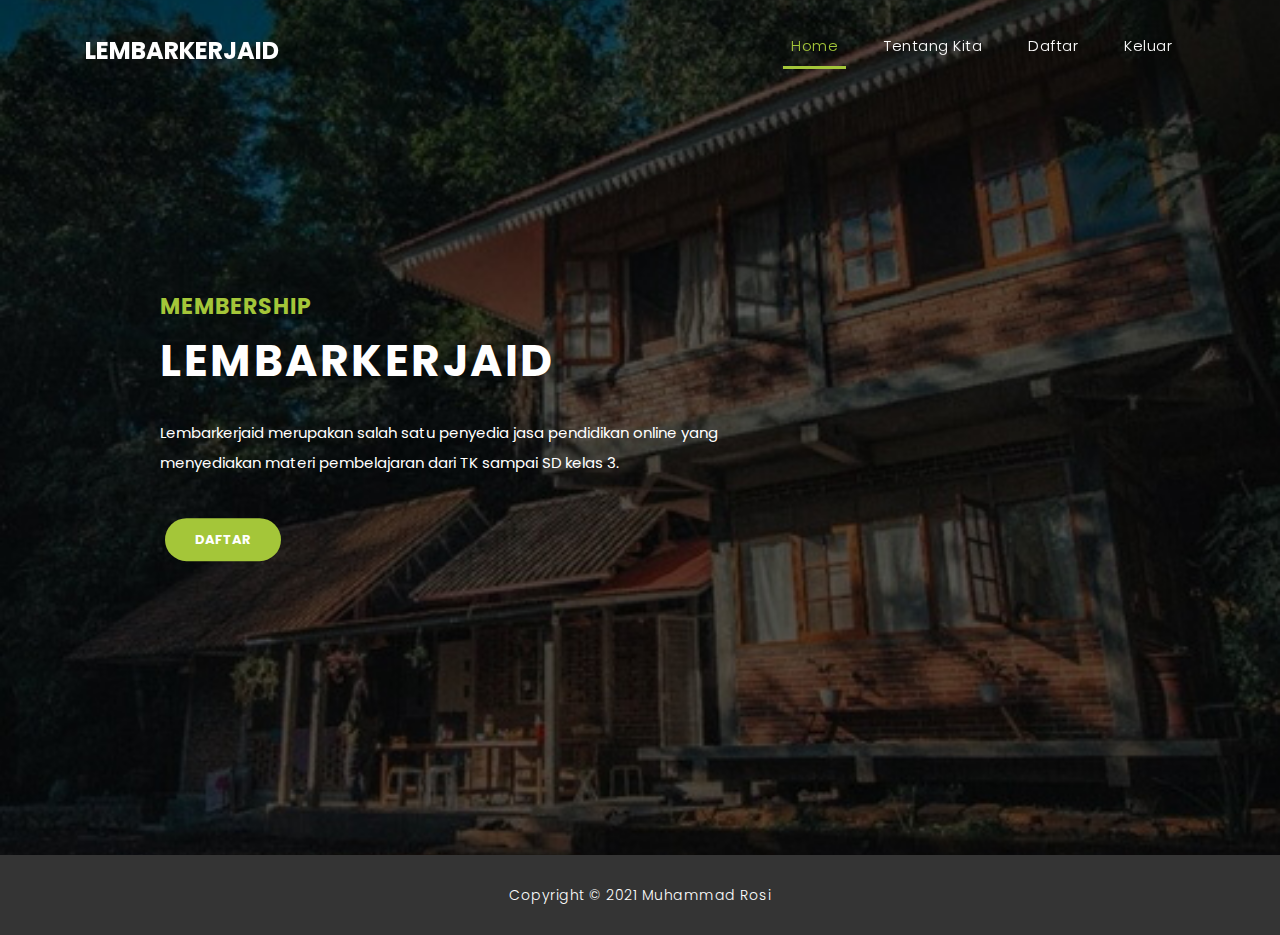
<file: user/index.html>
<!DOCTYPE html>
<html lang="en">

  <head>

    <meta charset="utf-8">
    <meta name="viewport" content="width=device-width, initial-scale=1, shrink-to-fit=no">
    <meta name="description" content="">
    <meta name="author" content="TemplateMo">
    <link href="https://fonts.googleapis.com/css?family=Poppins:100,200,300,400,500,600,700,800,900&display=swap" rel="stylesheet">

    <title>Finance Business HTML5 Template</title>

    <!-- Bootstrap core CSS -->
    <link href="vendor/bootstrap/css/bootstrap.min.css" rel="stylesheet">

    <!-- Additional CSS Files -->
    <link rel="stylesheet" href="assets/css/fontawesome.css">
    <link rel="stylesheet" href="assets/css/templatemo-finance-business.css">
    <link rel="stylesheet" href="assets/css/owl.css">
<!--

Finance Business TemplateMo

https://templatemo.com/tm-545-finance-business

-->
  </head>
  <style>
    .Modern-Slider .item-1 .img-fill {
	background-image: url(assets/images/bg1.jpg);
}
  </style>

  <body>

    <!-- ***** Preloader Start ***** -->
    <div id="preloader">
        <div class="jumper">
            <div></div>
            <div></div>
            <div></div>
        </div>
    </div>  
    <!-- ***** Preloader End ***** -->

    <!-- Header -->
    

    <header class="">
      <nav class="navbar navbar-expand-lg">
        <div class="container">
          <a class="navbar-brand" href="index.html"><h2>Lembarkerjaid</h2></a>
          <button class="navbar-toggler" type="button" data-toggle="collapse" data-target="#navbarResponsive" aria-controls="navbarResponsive" aria-expanded="false" aria-label="Toggle navigation">
            <span class="navbar-toggler-icon"></span>
          </button>
          <div class="collapse navbar-collapse" id="navbarResponsive">
            <ul class="navbar-nav ml-auto">
              <li class="nav-item active">
                <a class="nav-link" href="#top">Home
                  <span class="sr-only">(current)</span>
                </a>
              </li>
              <li class="nav-item">
                <a class="nav-link" href="about.html">Tentang Kita</a>
              </li>                        
              <li class="nav-item">
                <a class="nav-link" href="daftar.html">Daftar</a>
              </li>
              <li class="nav-item">
                <a class="nav-link" href="../index.php">Keluar</a>
              </li>
            </ul>
          </div>
        </div>
      </nav>
    </header>

    <!-- Page Content -->
    <!-- Banner Starts Here -->
    <div class="main-banner header-text" id="top">
        <div class="Modern-Slider">
          <!-- Item -->
          <div class="item item-1">
            <div class="img-fill">
                <div class="text-content">
                  <h6>Membership</h6>
                  <h4>LEMBARKERJAID</h4>
                  <p>Lembarkerjaid merupakan salah satu penyedia jasa pendidikan online yang menyediakan materi pembelajaran dari TK sampai SD kelas 3.</p>
                  <a href="daftar.html" class="filled-button">Daftar</a>
                </div>
            </div>
          </div>
          <!-- // Item -->
          <!-- Item -->
          <!-- <div class="item item-2">
            <div class="img-fill">
                <div class="text-content">
                  <h6>we are here to support you</h6>
                  <h4>Accounting<br>&amp; Management</h4>
                  <p>You are allowed to use this template for your company websites. You are NOT allowed to re-distribute this template ZIP file on any template download website. Please contact TemplateMo for more detail.</p>
                  <a href="services.html" class="filled-button">our services</a>
                </div>
            </div>
          </div> -->
          <!-- // Item -->
          <!-- Item -->
          <!-- <div class="item item-3">
            <div class="img-fill">
                <div class="text-content">
                  <h6>we have a solid background</h6>
                  <h4>Market Analysis<br>&amp; Statistics</h4>
                  <p>You can download, edit and use this layout for your business website. Phasellus lacinia ac sapien vitae dapibus. Mauris ut dapibus velit cras interdum nisl ac urna tempor mollis.</p>
                  <a href="about.html" class="filled-button">learn more</a>
                </div>
            </div>
          </div> -->
          <!-- // Item -->
        </div>
    </div>
    <!-- Banner Ends Here -->

    <!-- <div class="request-form">
      <div class="container">
        <div class="row">
          <div class="col-md-8">
            <h4>Request a call back right now ?</h4>
            <span>Mauris ut dapibus velit cras interdum nisl ac urna tempor mollis.</span>
          </div>
          <div class="col-md-4">
            <a href="contact.html" class="border-button">Contact Us</a>
          </div>
        </div>
      </div>
    </div> -->

    


    <!-- Footer Starts Here -->  
    <div class="sub-footer">
      <div class="container">
        <div class="row">
          <div class="col-md-12">
            <p>Copyright &copy; 2021 Muhammad Rosi
                      </div>
        </div>
      </div>
    </div>

    <!-- Bootstrap core JavaScript -->
    <script src="vendor/jquery/jquery.min.js"></script>
    <script src="vendor/bootstrap/js/bootstrap.bundle.min.js"></script>

    <!-- Additional Scripts -->
    <script src="assets/js/custom.js"></script>
    <script src="assets/js/owl.js"></script>
    <script src="assets/js/slick.js"></script>
    <script src="assets/js/accordions.js"></script>

    <script language = "text/Javascript"> 
      cleared[0] = cleared[1] = cleared[2] = 0; //set a cleared flag for each field
      function clearField(t){                   //declaring the array outside of the
      if(! cleared[t.id]){                      // function makes it static and global
          cleared[t.id] = 1;  // you could use true and false, but that's more typing
          t.value='';         // with more chance of typos
          t.style.color='#fff';
          }
      }
    </script>

  </body>
</html>
</file>
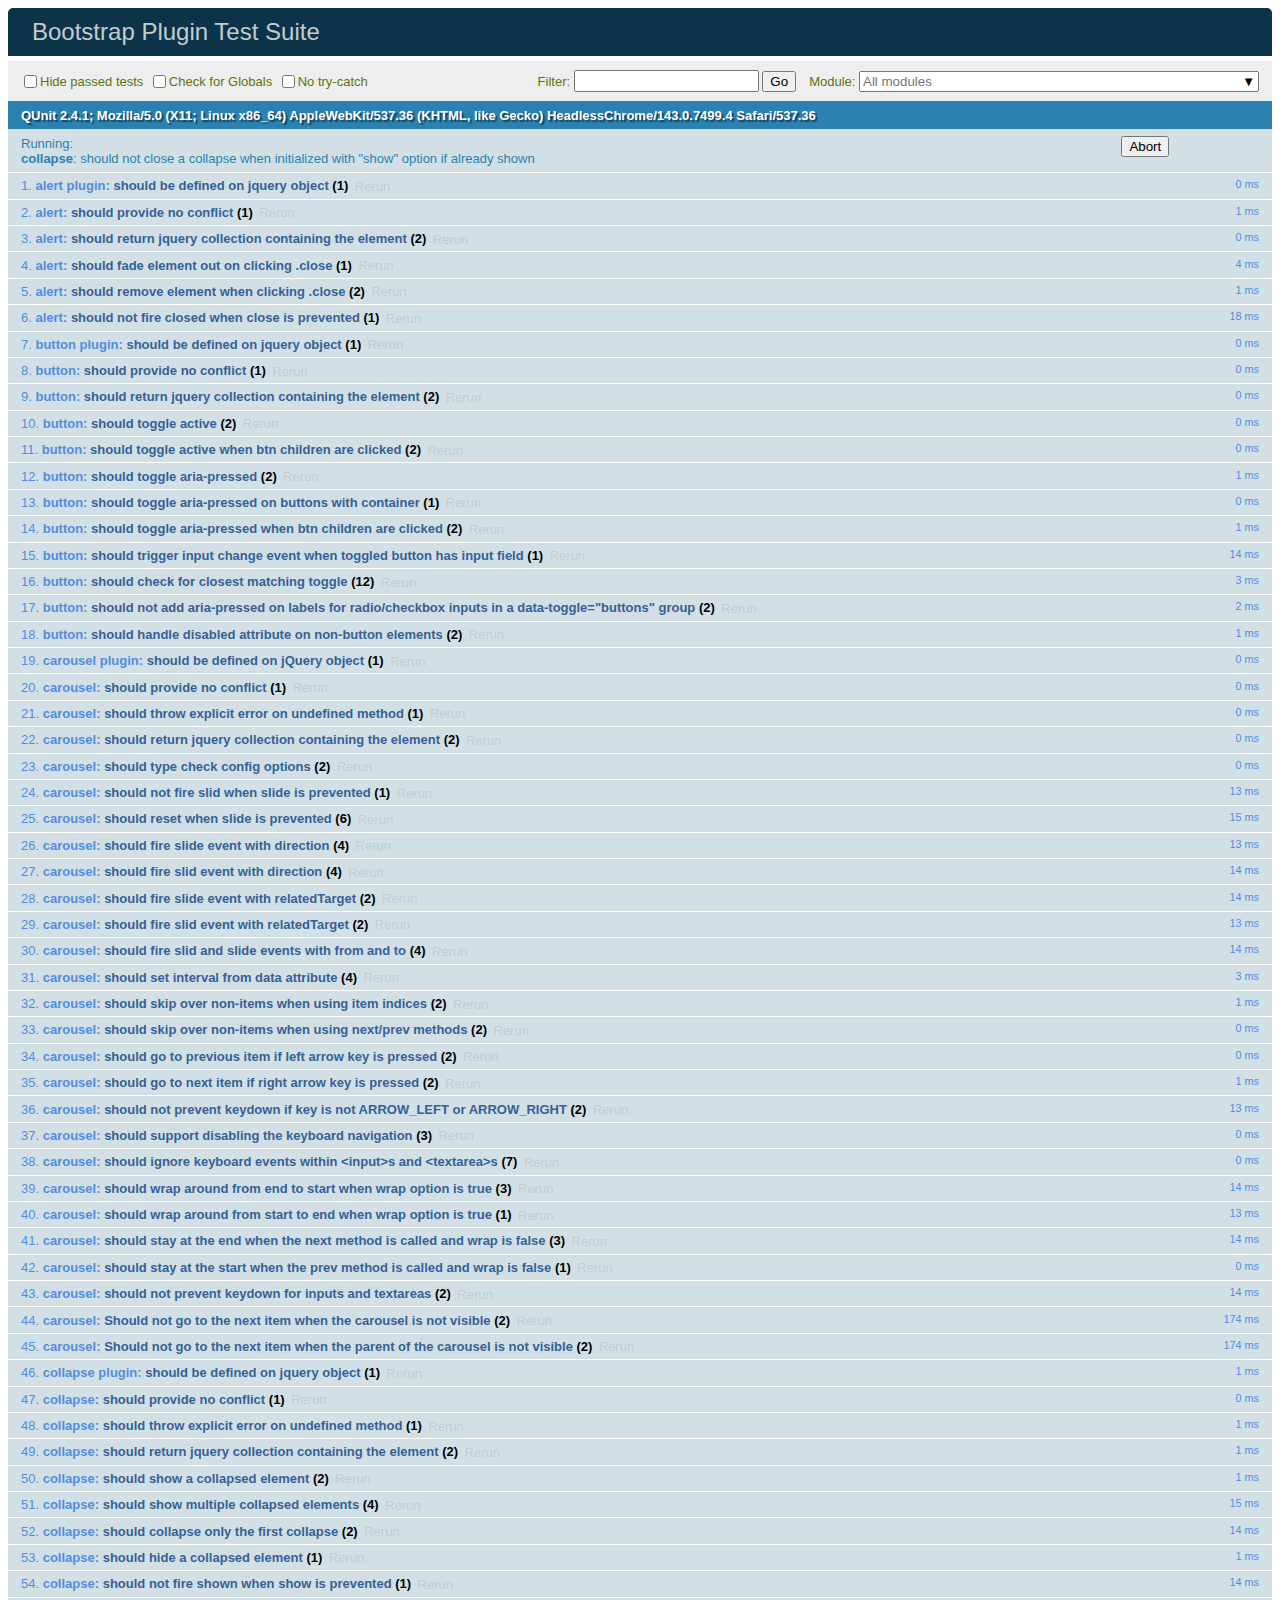
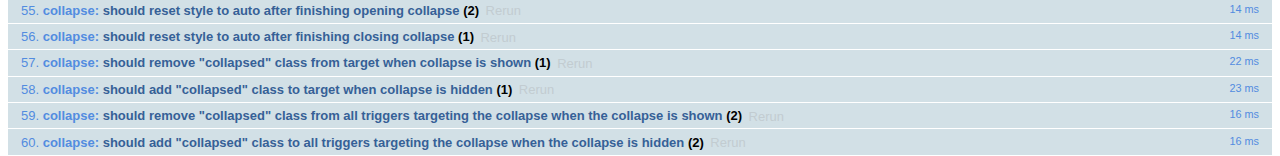
<file: js/tests/index.html>
<!doctype html>
<html lang="en">
  <head>
    <meta charset="utf-8">
    <meta name="viewport" content="width=device-width, initial-scale=1, shrink-to-fit=no">
    <title>Bootstrap Plugin Test Suite</title>

    <!-- jQuery -->
    <script>
      (function () {
        var path = '../../assets/js/vendor/jquery-slim.min.js'
        // get jquery param from the query string.
        var jQueryVersion = location.search.match(/[?&]jquery=(.*?)(?=&|$)/)

        // If a version was specified, use that version from our vendor folder
        if (jQueryVersion) {
          path = 'vendor/jquery-' + jQueryVersion[1] + '.min.js'
        }
        document.write('<script src="' + path + '"><\/script>')
      }())
    </script>
    <script src="../../assets/js/vendor/popper.min.js"></script>

    <!-- QUnit -->
    <link rel="stylesheet" href="vendor/qunit.css" media="screen">
    <script src="vendor/qunit.js"></script>

    <script>
      // Disable jQuery event aliases to ensure we don't accidentally use any of them
      [
        'blur',
        'focus',
        'focusin',
        'focusout',
        'resize',
        'scroll',
        'click',
        'dblclick',
        'mousedown',
        'mouseup',
        'mousemove',
        'mouseover',
        'mouseout',
        'mouseenter',
        'mouseleave',
        'change',
        'select',
        'submit',
        'keydown',
        'keypress',
        'keyup',
        'contextmenu'
      ].forEach(function(eventAlias) {
        $.fn[eventAlias] = function() {
          throw new Error('Using the ".' + eventAlias + '()" method is not allowed, so that Bootstrap can be compatible with custom jQuery builds which exclude the "event aliases" module that defines said method. See https://github.com/twbs/bootstrap/blob/master/CONTRIBUTING.md#js')
        }
      })

      // Require assert.expect in each test
      QUnit.config.requireExpects = true

      // See https://github.com/axemclion/grunt-saucelabs#test-result-details-with-qunit
      var log = []
      var testName

      QUnit.done(function(testResults) {
        var tests = []
        for (var i = 0; i < log.length; i++) {
          var details = log[i]
          tests.push({
            name: details.name,
            result: details.result,
            expected: details.expected,
            actual: details.actual,
            source: details.source
          })
        }
        testResults.tests = tests

        window.global_test_results = testResults
      })

      QUnit.testStart(function(testDetails) {
        QUnit.log(function(details) {
          if (!details.result) {
            details.name = testDetails.name
            log.push(details)
          }
        })
      })

      // Display fixture on-screen on iOS to avoid false positives
      // See https://github.com/twbs/bootstrap/pull/15955
      if (/iPhone|iPad|iPod/.test(navigator.userAgent)) {
        QUnit.begin(function() {
          $('#qunit-fixture').css({ top: 0, left: 0 })
        })

        QUnit.done(function() {
          $('#qunit-fixture').css({ top: '', left: '' })
        })
      }
    </script>

    <!-- Transpiled Plugins -->
    <script src="../dist/util.js"></script>
    <script src="../dist/alert.js"></script>
    <script src="../dist/button.js"></script>
    <script src="../dist/carousel.js"></script>
    <script src="../dist/collapse.js"></script>
    <script src="../dist/dropdown.js"></script>
    <script src="../dist/modal.js"></script>
    <script src="../dist/scrollspy.js"></script>
    <script src="../dist/tab.js"></script>
    <script src="../dist/tooltip.js"></script>
    <script src="../dist/popover.js"></script>

    <!-- Unit Tests -->
    <script src="unit/alert.js"></script>
    <script src="unit/button.js"></script>
    <script src="unit/carousel.js"></script>
    <script src="unit/collapse.js"></script>
    <script src="unit/dropdown.js"></script>
    <script src="unit/modal.js"></script>
    <script src="unit/scrollspy.js"></script>
    <script src="unit/tab.js"></script>
    <script src="unit/tooltip.js"></script>
    <script src="unit/popover.js"></script>
    <script src="unit/util.js"></script>
  </head>
  <body>
    <div id="qunit-container">
      <div id="qunit"></div>
      <div id="qunit-fixture"></div>
    </div>
  </body>
</html>
</file>
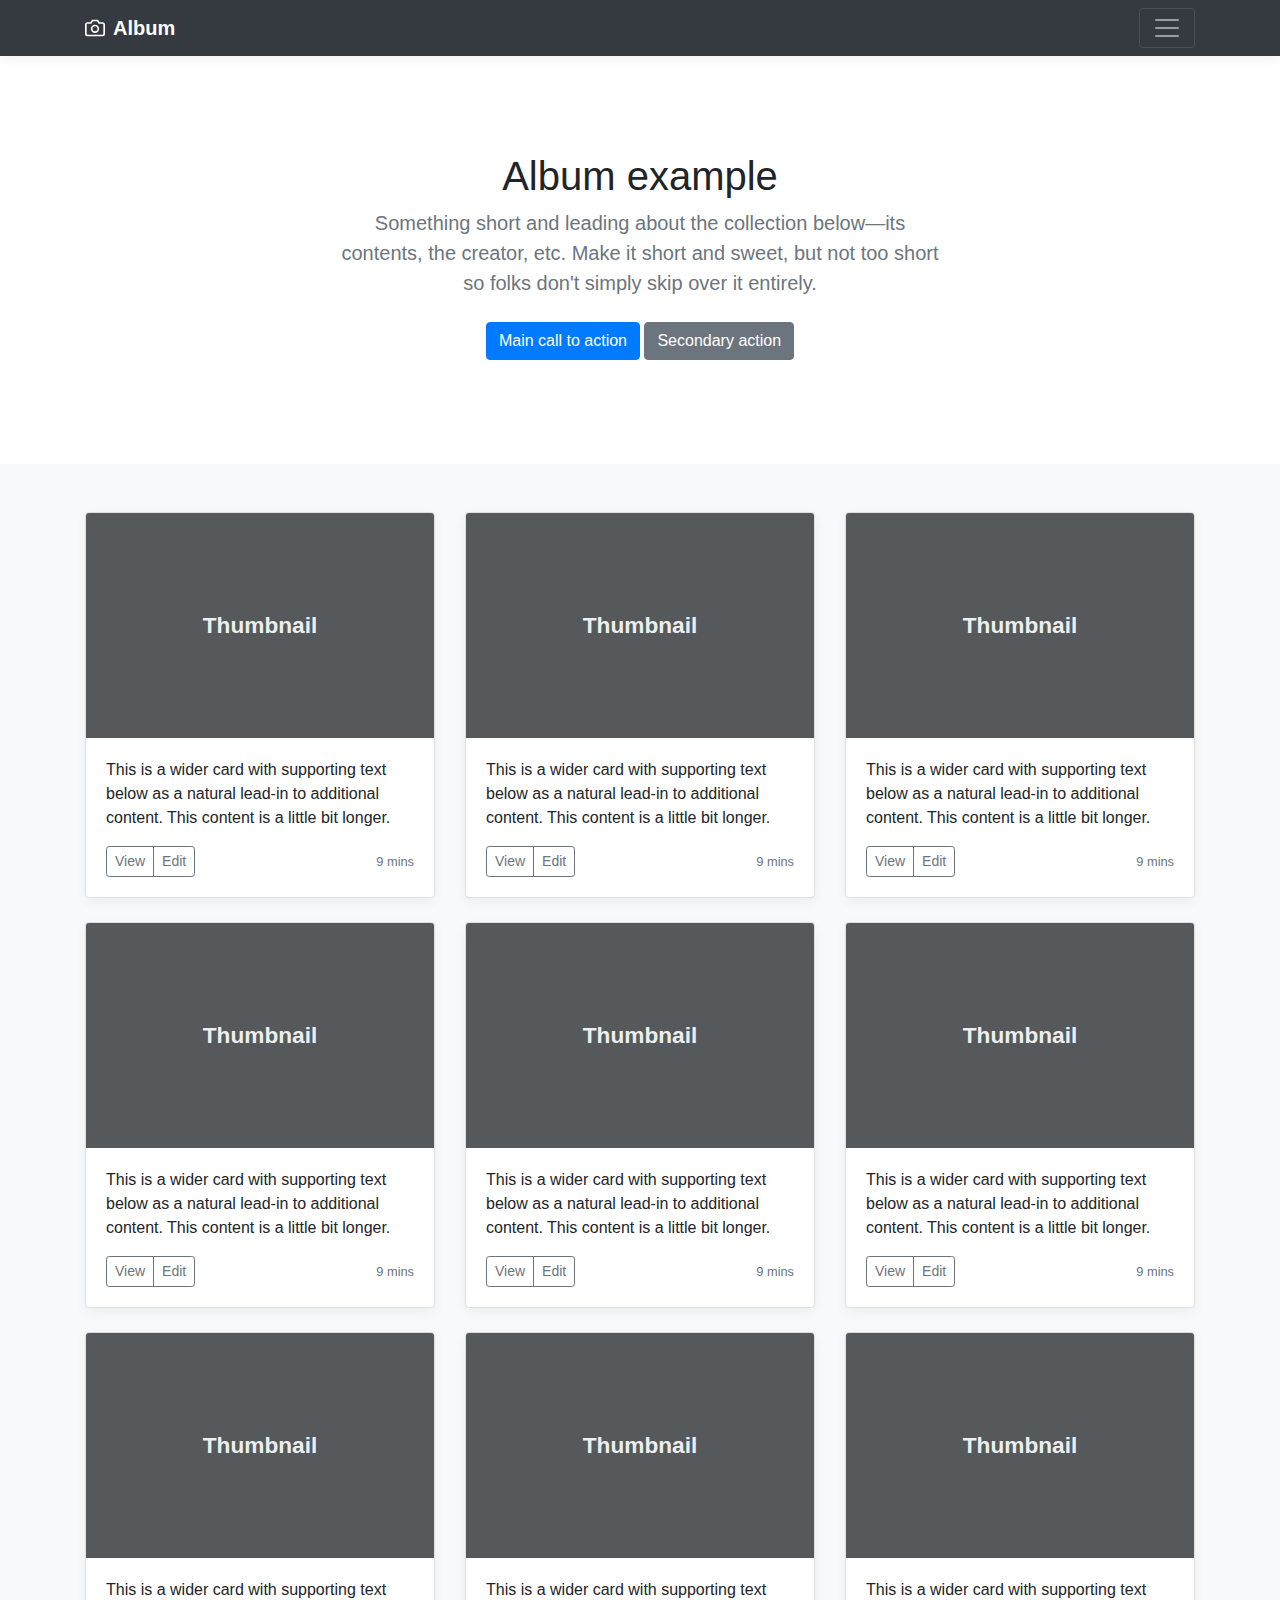
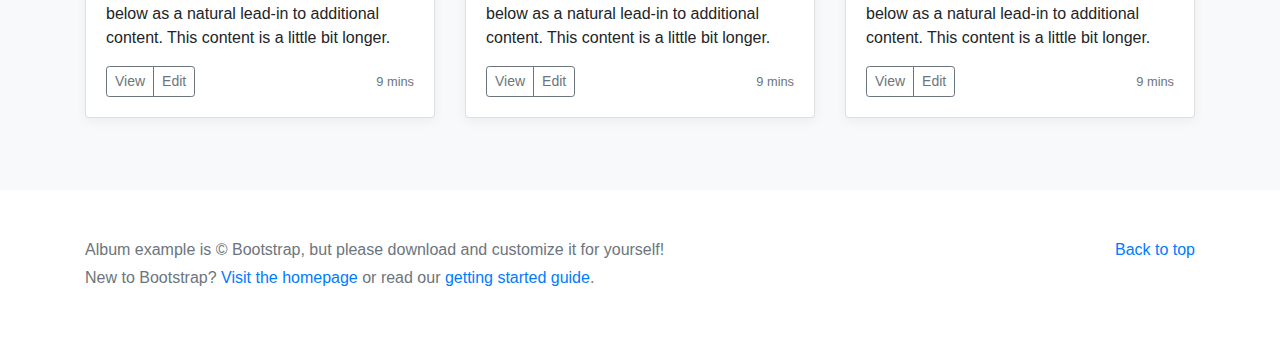
<file: docs/4.0/examples/album/index.html>
<!doctype html>
<html lang="en">
  <head>
    <meta charset="utf-8">
    <meta name="viewport" content="width=device-width, initial-scale=1, shrink-to-fit=no">
    <meta name="description" content="">
    <meta name="author" content="">
    <link rel="icon" href="../../../../favicon.ico">

    <title>Album example for Bootstrap</title>

    <!-- Bootstrap core CSS -->
    <link href="../../../../dist/css/bootstrap.min.css" rel="stylesheet">

    <!-- Custom styles for this template -->
    <link href="album.css" rel="stylesheet">
  </head>

  <body>

    <header>
      <div class="collapse bg-dark" id="navbarHeader">
        <div class="container">
          <div class="row">
            <div class="col-sm-8 col-md-7 py-4">
              <h4 class="text-white">About</h4>
              <p class="text-muted">Add some information about the album below, the author, or any other background context. Make it a few sentences long so folks can pick up some informative tidbits. Then, link them off to some social networking sites or contact information.</p>
            </div>
            <div class="col-sm-4 offset-md-1 py-4">
              <h4 class="text-white">Contact</h4>
              <ul class="list-unstyled">
                <li><a href="#" class="text-white">Follow on Twitter</a></li>
                <li><a href="#" class="text-white">Like on Facebook</a></li>
                <li><a href="#" class="text-white">Email me</a></li>
              </ul>
            </div>
          </div>
        </div>
      </div>
      <div class="navbar navbar-dark bg-dark box-shadow">
        <div class="container d-flex justify-content-between">
          <a href="#" class="navbar-brand d-flex align-items-center">
            <svg xmlns="http://www.w3.org/2000/svg" width="20" height="20" viewBox="0 0 24 24" fill="none" stroke="currentColor" stroke-width="2" stroke-linecap="round" stroke-linejoin="round" class="mr-2"><path d="M23 19a2 2 0 0 1-2 2H3a2 2 0 0 1-2-2V8a2 2 0 0 1 2-2h4l2-3h6l2 3h4a2 2 0 0 1 2 2z"></path><circle cx="12" cy="13" r="4"></circle></svg>
            <strong>Album</strong>
          </a>
          <button class="navbar-toggler" type="button" data-toggle="collapse" data-target="#navbarHeader" aria-controls="navbarHeader" aria-expanded="false" aria-label="Toggle navigation">
            <span class="navbar-toggler-icon"></span>
          </button>
        </div>
      </div>
    </header>

    <main role="main">

      <section class="jumbotron text-center">
        <div class="container">
          <h1 class="jumbotron-heading">Album example</h1>
          <p class="lead text-muted">Something short and leading about the collection below—its contents, the creator, etc. Make it short and sweet, but not too short so folks don't simply skip over it entirely.</p>
          <p>
            <a href="#" class="btn btn-primary my-2">Main call to action</a>
            <a href="#" class="btn btn-secondary my-2">Secondary action</a>
          </p>
        </div>
      </section>

      <div class="album py-5 bg-light">
        <div class="container">

          <div class="row">
            <div class="col-md-4">
              <div class="card mb-4 box-shadow">
                <img class="card-img-top" data-src="holder.js/100px225?theme=thumb&bg=55595c&fg=eceeef&text=Thumbnail" alt="Card image cap">
                <div class="card-body">
                  <p class="card-text">This is a wider card with supporting text below as a natural lead-in to additional content. This content is a little bit longer.</p>
                  <div class="d-flex justify-content-between align-items-center">
                    <div class="btn-group">
                      <button type="button" class="btn btn-sm btn-outline-secondary">View</button>
                      <button type="button" class="btn btn-sm btn-outline-secondary">Edit</button>
                    </div>
                    <small class="text-muted">9 mins</small>
                  </div>
                </div>
              </div>
            </div>
            <div class="col-md-4">
              <div class="card mb-4 box-shadow">
                <img class="card-img-top" data-src="holder.js/100px225?theme=thumb&bg=55595c&fg=eceeef&text=Thumbnail" alt="Card image cap">
                <div class="card-body">
                  <p class="card-text">This is a wider card with supporting text below as a natural lead-in to additional content. This content is a little bit longer.</p>
                  <div class="d-flex justify-content-between align-items-center">
                    <div class="btn-group">
                      <button type="button" class="btn btn-sm btn-outline-secondary">View</button>
                      <button type="button" class="btn btn-sm btn-outline-secondary">Edit</button>
                    </div>
                    <small class="text-muted">9 mins</small>
                  </div>
                </div>
              </div>
            </div>
            <div class="col-md-4">
              <div class="card mb-4 box-shadow">
                <img class="card-img-top" data-src="holder.js/100px225?theme=thumb&bg=55595c&fg=eceeef&text=Thumbnail" alt="Card image cap">
                <div class="card-body">
                  <p class="card-text">This is a wider card with supporting text below as a natural lead-in to additional content. This content is a little bit longer.</p>
                  <div class="d-flex justify-content-between align-items-center">
                    <div class="btn-group">
                      <button type="button" class="btn btn-sm btn-outline-secondary">View</button>
                      <button type="button" class="btn btn-sm btn-outline-secondary">Edit</button>
                    </div>
                    <small class="text-muted">9 mins</small>
                  </div>
                </div>
              </div>
            </div>

            <div class="col-md-4">
              <div class="card mb-4 box-shadow">
                <img class="card-img-top" data-src="holder.js/100px225?theme=thumb&bg=55595c&fg=eceeef&text=Thumbnail" alt="Card image cap">
                <div class="card-body">
                  <p class="card-text">This is a wider card with supporting text below as a natural lead-in to additional content. This content is a little bit longer.</p>
                  <div class="d-flex justify-content-between align-items-center">
                    <div class="btn-group">
                      <button type="button" class="btn btn-sm btn-outline-secondary">View</button>
                      <button type="button" class="btn btn-sm btn-outline-secondary">Edit</button>
                    </div>
                    <small class="text-muted">9 mins</small>
                  </div>
                </div>
              </div>
            </div>
            <div class="col-md-4">
              <div class="card mb-4 box-shadow">
                <img class="card-img-top" data-src="holder.js/100px225?theme=thumb&bg=55595c&fg=eceeef&text=Thumbnail" alt="Card image cap">
                <div class="card-body">
                  <p class="card-text">This is a wider card with supporting text below as a natural lead-in to additional content. This content is a little bit longer.</p>
                  <div class="d-flex justify-content-between align-items-center">
                    <div class="btn-group">
                      <button type="button" class="btn btn-sm btn-outline-secondary">View</button>
                      <button type="button" class="btn btn-sm btn-outline-secondary">Edit</button>
                    </div>
                    <small class="text-muted">9 mins</small>
                  </div>
                </div>
              </div>
            </div>
            <div class="col-md-4">
              <div class="card mb-4 box-shadow">
                <img class="card-img-top" data-src="holder.js/100px225?theme=thumb&bg=55595c&fg=eceeef&text=Thumbnail" alt="Card image cap">
                <div class="card-body">
                  <p class="card-text">This is a wider card with supporting text below as a natural lead-in to additional content. This content is a little bit longer.</p>
                  <div class="d-flex justify-content-between align-items-center">
                    <div class="btn-group">
                      <button type="button" class="btn btn-sm btn-outline-secondary">View</button>
                      <button type="button" class="btn btn-sm btn-outline-secondary">Edit</button>
                    </div>
                    <small class="text-muted">9 mins</small>
                  </div>
                </div>
              </div>
            </div>

            <div class="col-md-4">
              <div class="card mb-4 box-shadow">
                <img class="card-img-top" data-src="holder.js/100px225?theme=thumb&bg=55595c&fg=eceeef&text=Thumbnail" alt="Card image cap">
                <div class="card-body">
                  <p class="card-text">This is a wider card with supporting text below as a natural lead-in to additional content. This content is a little bit longer.</p>
                  <div class="d-flex justify-content-between align-items-center">
                    <div class="btn-group">
                      <button type="button" class="btn btn-sm btn-outline-secondary">View</button>
                      <button type="button" class="btn btn-sm btn-outline-secondary">Edit</button>
                    </div>
                    <small class="text-muted">9 mins</small>
                  </div>
                </div>
              </div>
            </div>
            <div class="col-md-4">
              <div class="card mb-4 box-shadow">
                <img class="card-img-top" data-src="holder.js/100px225?theme=thumb&bg=55595c&fg=eceeef&text=Thumbnail" alt="Card image cap">
                <div class="card-body">
                  <p class="card-text">This is a wider card with supporting text below as a natural lead-in to additional content. This content is a little bit longer.</p>
                  <div class="d-flex justify-content-between align-items-center">
                    <div class="btn-group">
                      <button type="button" class="btn btn-sm btn-outline-secondary">View</button>
                      <button type="button" class="btn btn-sm btn-outline-secondary">Edit</button>
                    </div>
                    <small class="text-muted">9 mins</small>
                  </div>
                </div>
              </div>
            </div>
            <div class="col-md-4">
              <div class="card mb-4 box-shadow">
                <img class="card-img-top" data-src="holder.js/100px225?theme=thumb&bg=55595c&fg=eceeef&text=Thumbnail" alt="Card image cap">
                <div class="card-body">
                  <p class="card-text">This is a wider card with supporting text below as a natural lead-in to additional content. This content is a little bit longer.</p>
                  <div class="d-flex justify-content-between align-items-center">
                    <div class="btn-group">
                      <button type="button" class="btn btn-sm btn-outline-secondary">View</button>
                      <button type="button" class="btn btn-sm btn-outline-secondary">Edit</button>
                    </div>
                    <small class="text-muted">9 mins</small>
                  </div>
                </div>
              </div>
            </div>
          </div>
        </div>
      </div>

    </main>

    <footer class="text-muted">
      <div class="container">
        <p class="float-right">
          <a href="#">Back to top</a>
        </p>
        <p>Album example is &copy; Bootstrap, but please download and customize it for yourself!</p>
        <p>New to Bootstrap? <a href="../../">Visit the homepage</a> or read our <a href="../../getting-started/">getting started guide</a>.</p>
      </div>
    </footer>

    <!-- Bootstrap core JavaScript
    ================================================== -->
    <!-- Placed at the end of the document so the pages load faster -->
    <script src="https://code.jquery.com/jquery-3.2.1.slim.min.js" integrity="sha384-KJ3o2DKtIkvYIK3UENzmM7KCkRr/rE9/Qpg6aAZGJwFDMVNA/GpGFF93hXpG5KkN" crossorigin="anonymous"></script>
    <script>window.jQuery || document.write('<script src="../../../../assets/js/vendor/jquery-slim.min.js"><\/script>')</script>
    <script src="../../../../assets/js/vendor/popper.min.js"></script>
    <script src="../../../../dist/js/bootstrap.min.js"></script>
    <script src="../../../../assets/js/vendor/holder.min.js"></script>
  </body>
</html>
</file>
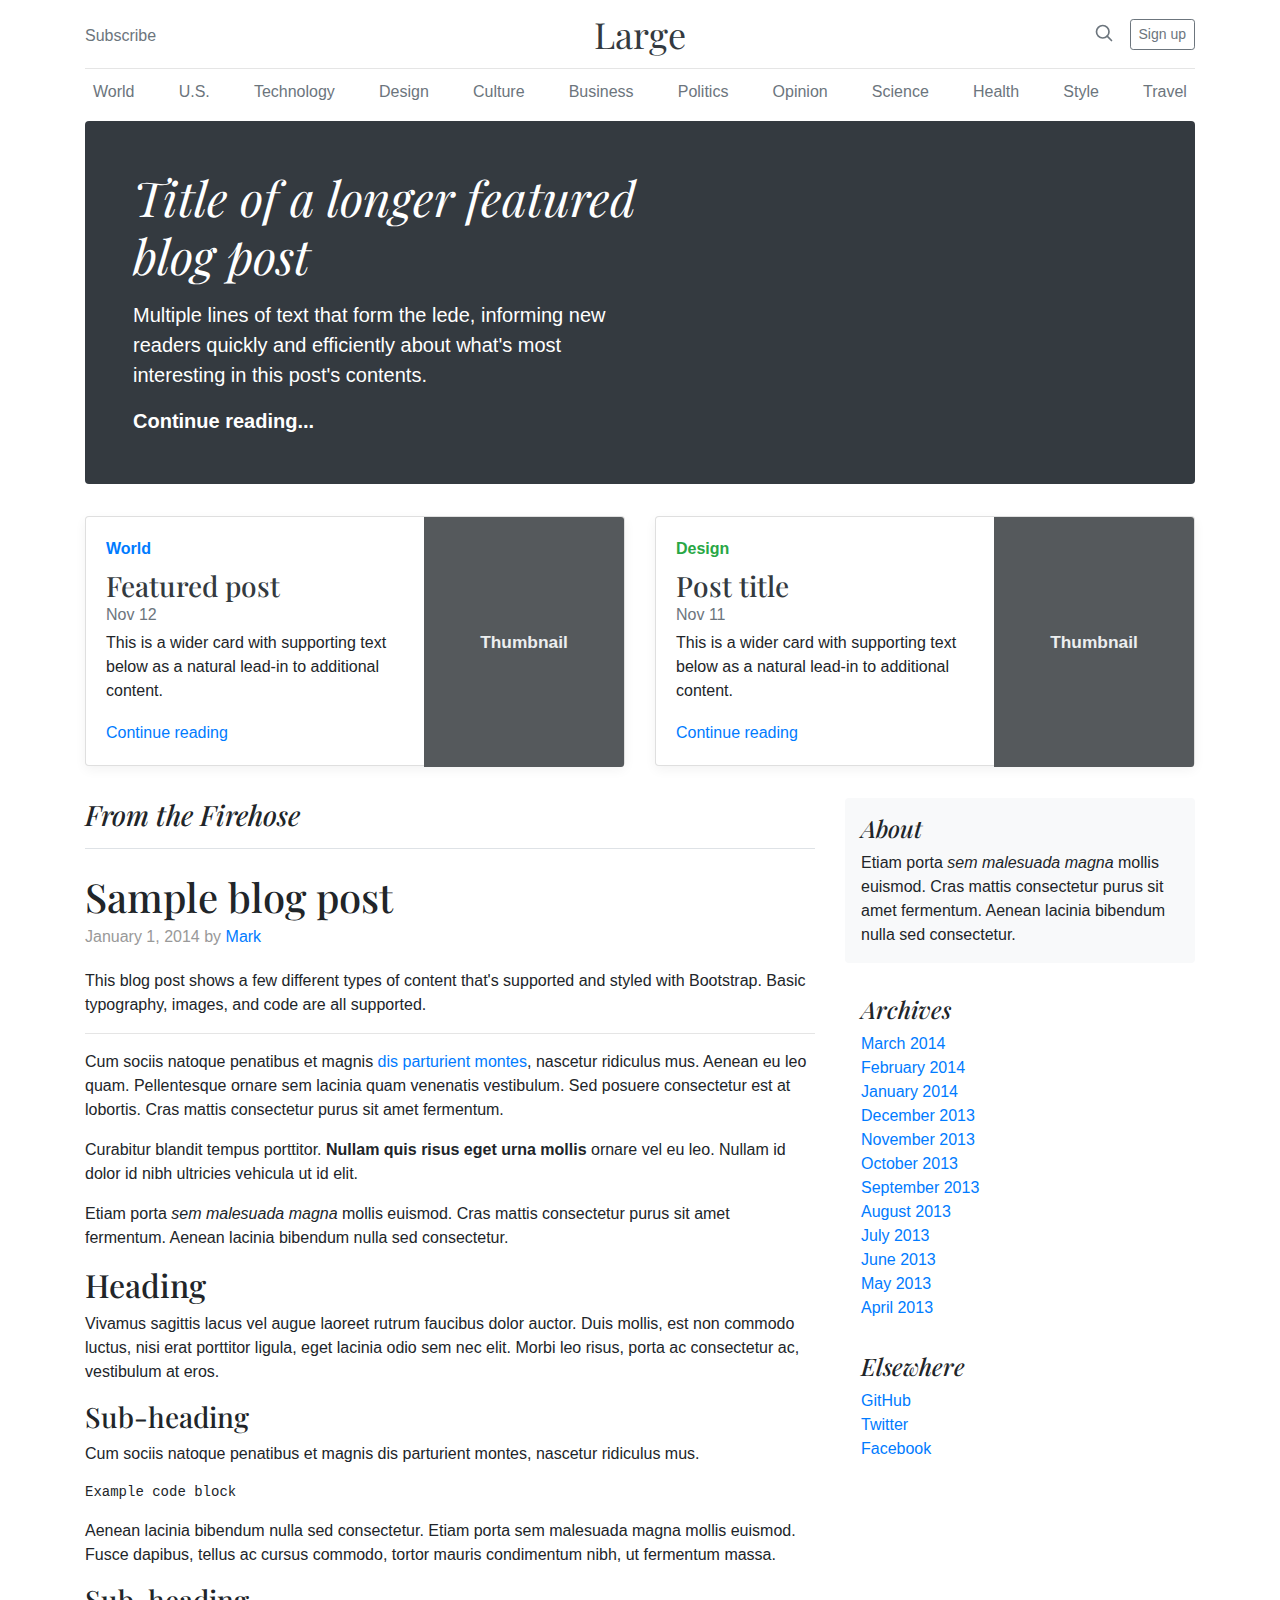
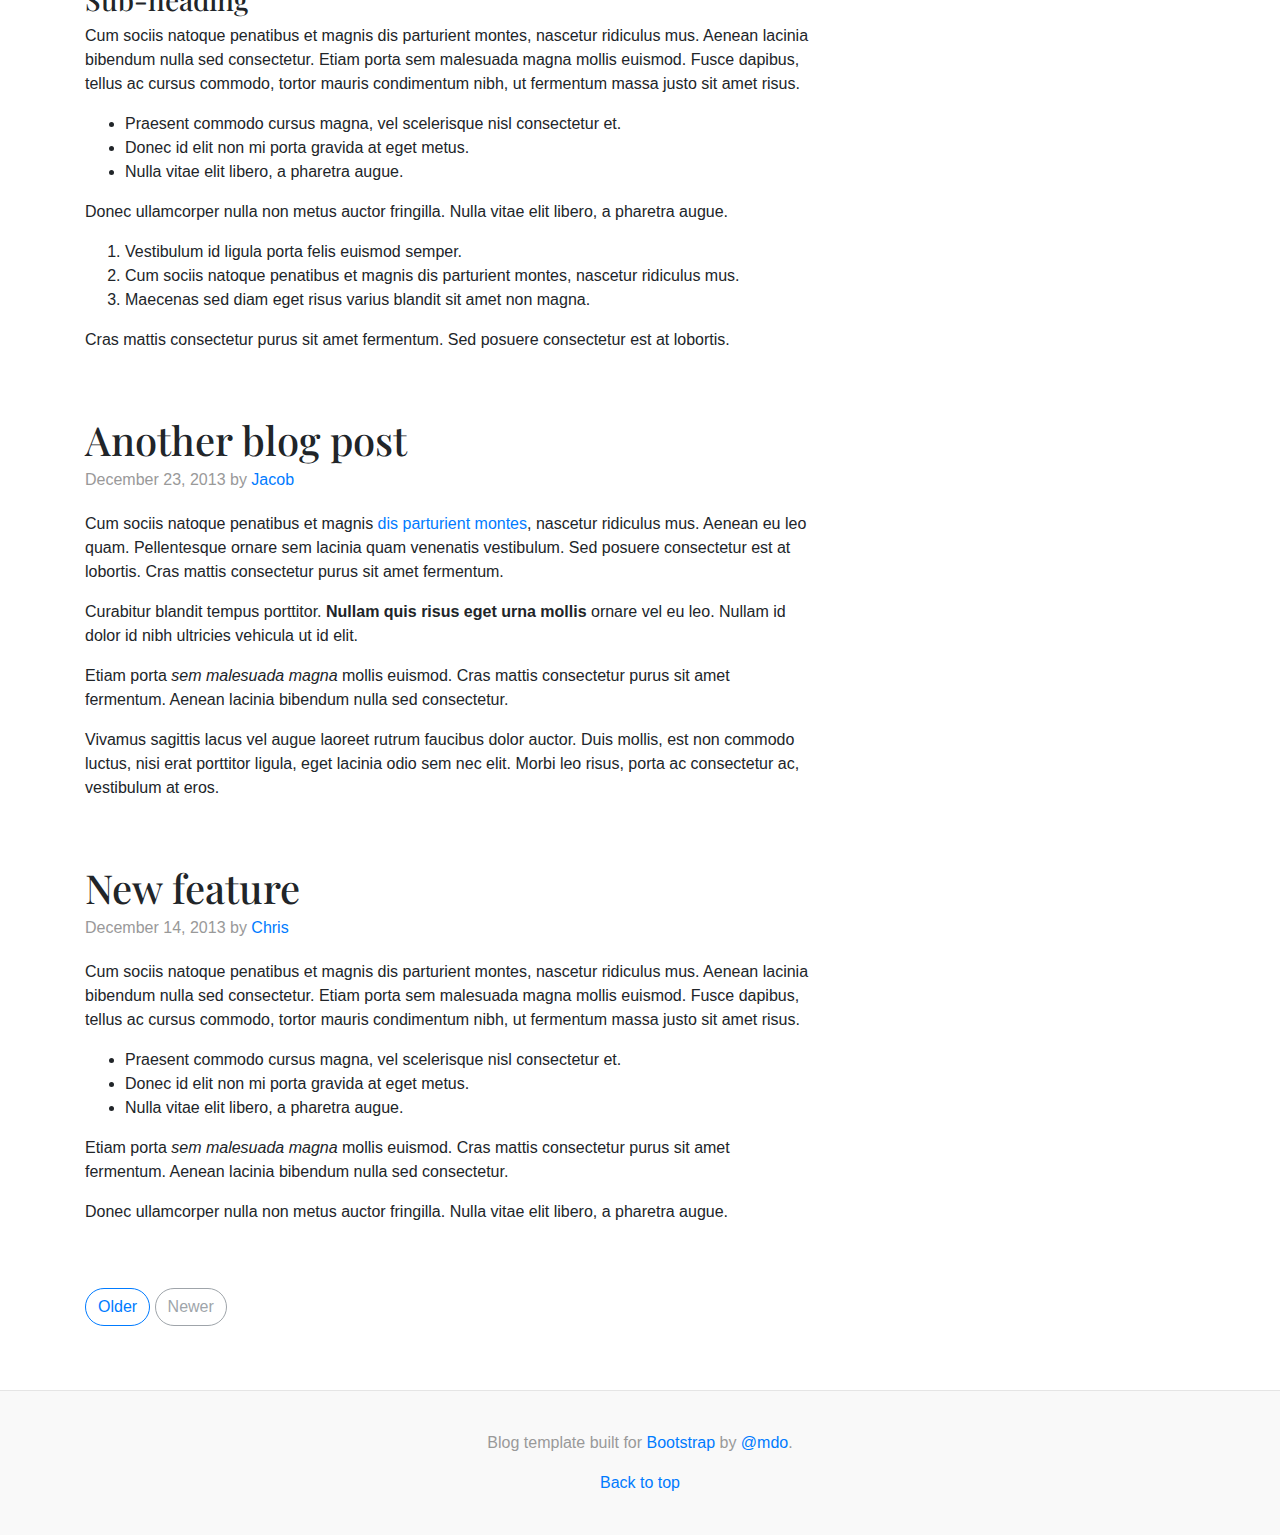
<file: docs/4.0/examples/blog/index.html>
<!doctype html>
<html lang="en">
  <head>
    <meta charset="utf-8">
    <meta name="viewport" content="width=device-width, initial-scale=1, shrink-to-fit=no">
    <meta name="description" content="">
    <meta name="author" content="">
    <link rel="icon" href="../../../../favicon.ico">

    <title>Blog Template for Bootstrap</title>

    <!-- Bootstrap core CSS -->
    <link href="../../../../dist/css/bootstrap.min.css" rel="stylesheet">

    <!-- Custom styles for this template -->
    <link href="https://fonts.googleapis.com/css?family=Playfair+Display:700,900" rel="stylesheet">
    <link href="blog.css" rel="stylesheet">
  </head>

  <body>

    <div class="container">
      <header class="blog-header py-3">
        <div class="row flex-nowrap justify-content-between align-items-center">
          <div class="col-4 pt-1">
            <a class="text-muted" href="#">Subscribe</a>
          </div>
          <div class="col-4 text-center">
            <a class="blog-header-logo text-dark" href="#">Large</a>
          </div>
          <div class="col-4 d-flex justify-content-end align-items-center">
            <a class="text-muted" href="#">
              <svg xmlns="http://www.w3.org/2000/svg" width="20" height="20" viewBox="0 0 24 24" fill="none" stroke="currentColor" stroke-width="2" stroke-linecap="round" stroke-linejoin="round" class="mx-3"><circle cx="10.5" cy="10.5" r="7.5"></circle><line x1="21" y1="21" x2="15.8" y2="15.8"></line></svg>
            </a>
            <a class="btn btn-sm btn-outline-secondary" href="#">Sign up</a>
          </div>
        </div>
      </header>

      <div class="nav-scroller py-1 mb-2">
        <nav class="nav d-flex justify-content-between">
          <a class="p-2 text-muted" href="#">World</a>
          <a class="p-2 text-muted" href="#">U.S.</a>
          <a class="p-2 text-muted" href="#">Technology</a>
          <a class="p-2 text-muted" href="#">Design</a>
          <a class="p-2 text-muted" href="#">Culture</a>
          <a class="p-2 text-muted" href="#">Business</a>
          <a class="p-2 text-muted" href="#">Politics</a>
          <a class="p-2 text-muted" href="#">Opinion</a>
          <a class="p-2 text-muted" href="#">Science</a>
          <a class="p-2 text-muted" href="#">Health</a>
          <a class="p-2 text-muted" href="#">Style</a>
          <a class="p-2 text-muted" href="#">Travel</a>
        </nav>
      </div>

      <div class="jumbotron p-3 p-md-5 text-white rounded bg-dark">
        <div class="col-md-6 px-0">
          <h1 class="display-4 font-italic">Title of a longer featured blog post</h1>
          <p class="lead my-3">Multiple lines of text that form the lede, informing new readers quickly and efficiently about what's most interesting in this post's contents.</p>
          <p class="lead mb-0"><a href="#" class="text-white font-weight-bold">Continue reading...</a></p>
        </div>
      </div>

      <div class="row mb-2">
        <div class="col-md-6">
          <div class="card flex-md-row mb-4 box-shadow h-md-250">
            <div class="card-body d-flex flex-column align-items-start">
              <strong class="d-inline-block mb-2 text-primary">World</strong>
              <h3 class="mb-0">
                <a class="text-dark" href="#">Featured post</a>
              </h3>
              <div class="mb-1 text-muted">Nov 12</div>
              <p class="card-text mb-auto">This is a wider card with supporting text below as a natural lead-in to additional content.</p>
              <a href="#">Continue reading</a>
            </div>
            <img class="card-img-right flex-auto d-none d-md-block" data-src="holder.js/200x250?theme=thumb" alt="Card image cap">
          </div>
        </div>
        <div class="col-md-6">
          <div class="card flex-md-row mb-4 box-shadow h-md-250">
            <div class="card-body d-flex flex-column align-items-start">
              <strong class="d-inline-block mb-2 text-success">Design</strong>
              <h3 class="mb-0">
                <a class="text-dark" href="#">Post title</a>
              </h3>
              <div class="mb-1 text-muted">Nov 11</div>
              <p class="card-text mb-auto">This is a wider card with supporting text below as a natural lead-in to additional content.</p>
              <a href="#">Continue reading</a>
            </div>
            <img class="card-img-right flex-auto d-none d-md-block" data-src="holder.js/200x250?theme=thumb" alt="Card image cap">
          </div>
        </div>
      </div>
    </div>

    <main role="main" class="container">
      <div class="row">
        <div class="col-md-8 blog-main">
          <h3 class="pb-3 mb-4 font-italic border-bottom">
            From the Firehose
          </h3>

          <div class="blog-post">
            <h2 class="blog-post-title">Sample blog post</h2>
            <p class="blog-post-meta">January 1, 2014 by <a href="#">Mark</a></p>

            <p>This blog post shows a few different types of content that's supported and styled with Bootstrap. Basic typography, images, and code are all supported.</p>
            <hr>
            <p>Cum sociis natoque penatibus et magnis <a href="#">dis parturient montes</a>, nascetur ridiculus mus. Aenean eu leo quam. Pellentesque ornare sem lacinia quam venenatis vestibulum. Sed posuere consectetur est at lobortis. Cras mattis consectetur purus sit amet fermentum.</p>
            <blockquote>
              <p>Curabitur blandit tempus porttitor. <strong>Nullam quis risus eget urna mollis</strong> ornare vel eu leo. Nullam id dolor id nibh ultricies vehicula ut id elit.</p>
            </blockquote>
            <p>Etiam porta <em>sem malesuada magna</em> mollis euismod. Cras mattis consectetur purus sit amet fermentum. Aenean lacinia bibendum nulla sed consectetur.</p>
            <h2>Heading</h2>
            <p>Vivamus sagittis lacus vel augue laoreet rutrum faucibus dolor auctor. Duis mollis, est non commodo luctus, nisi erat porttitor ligula, eget lacinia odio sem nec elit. Morbi leo risus, porta ac consectetur ac, vestibulum at eros.</p>
            <h3>Sub-heading</h3>
            <p>Cum sociis natoque penatibus et magnis dis parturient montes, nascetur ridiculus mus.</p>
            <pre><code>Example code block</code></pre>
            <p>Aenean lacinia bibendum nulla sed consectetur. Etiam porta sem malesuada magna mollis euismod. Fusce dapibus, tellus ac cursus commodo, tortor mauris condimentum nibh, ut fermentum massa.</p>
            <h3>Sub-heading</h3>
            <p>Cum sociis natoque penatibus et magnis dis parturient montes, nascetur ridiculus mus. Aenean lacinia bibendum nulla sed consectetur. Etiam porta sem malesuada magna mollis euismod. Fusce dapibus, tellus ac cursus commodo, tortor mauris condimentum nibh, ut fermentum massa justo sit amet risus.</p>
            <ul>
              <li>Praesent commodo cursus magna, vel scelerisque nisl consectetur et.</li>
              <li>Donec id elit non mi porta gravida at eget metus.</li>
              <li>Nulla vitae elit libero, a pharetra augue.</li>
            </ul>
            <p>Donec ullamcorper nulla non metus auctor fringilla. Nulla vitae elit libero, a pharetra augue.</p>
            <ol>
              <li>Vestibulum id ligula porta felis euismod semper.</li>
              <li>Cum sociis natoque penatibus et magnis dis parturient montes, nascetur ridiculus mus.</li>
              <li>Maecenas sed diam eget risus varius blandit sit amet non magna.</li>
            </ol>
            <p>Cras mattis consectetur purus sit amet fermentum. Sed posuere consectetur est at lobortis.</p>
          </div><!-- /.blog-post -->

          <div class="blog-post">
            <h2 class="blog-post-title">Another blog post</h2>
            <p class="blog-post-meta">December 23, 2013 by <a href="#">Jacob</a></p>

            <p>Cum sociis natoque penatibus et magnis <a href="#">dis parturient montes</a>, nascetur ridiculus mus. Aenean eu leo quam. Pellentesque ornare sem lacinia quam venenatis vestibulum. Sed posuere consectetur est at lobortis. Cras mattis consectetur purus sit amet fermentum.</p>
            <blockquote>
              <p>Curabitur blandit tempus porttitor. <strong>Nullam quis risus eget urna mollis</strong> ornare vel eu leo. Nullam id dolor id nibh ultricies vehicula ut id elit.</p>
            </blockquote>
            <p>Etiam porta <em>sem malesuada magna</em> mollis euismod. Cras mattis consectetur purus sit amet fermentum. Aenean lacinia bibendum nulla sed consectetur.</p>
            <p>Vivamus sagittis lacus vel augue laoreet rutrum faucibus dolor auctor. Duis mollis, est non commodo luctus, nisi erat porttitor ligula, eget lacinia odio sem nec elit. Morbi leo risus, porta ac consectetur ac, vestibulum at eros.</p>
          </div><!-- /.blog-post -->

          <div class="blog-post">
            <h2 class="blog-post-title">New feature</h2>
            <p class="blog-post-meta">December 14, 2013 by <a href="#">Chris</a></p>

            <p>Cum sociis natoque penatibus et magnis dis parturient montes, nascetur ridiculus mus. Aenean lacinia bibendum nulla sed consectetur. Etiam porta sem malesuada magna mollis euismod. Fusce dapibus, tellus ac cursus commodo, tortor mauris condimentum nibh, ut fermentum massa justo sit amet risus.</p>
            <ul>
              <li>Praesent commodo cursus magna, vel scelerisque nisl consectetur et.</li>
              <li>Donec id elit non mi porta gravida at eget metus.</li>
              <li>Nulla vitae elit libero, a pharetra augue.</li>
            </ul>
            <p>Etiam porta <em>sem malesuada magna</em> mollis euismod. Cras mattis consectetur purus sit amet fermentum. Aenean lacinia bibendum nulla sed consectetur.</p>
            <p>Donec ullamcorper nulla non metus auctor fringilla. Nulla vitae elit libero, a pharetra augue.</p>
          </div><!-- /.blog-post -->

          <nav class="blog-pagination">
            <a class="btn btn-outline-primary" href="#">Older</a>
            <a class="btn btn-outline-secondary disabled" href="#">Newer</a>
          </nav>

        </div><!-- /.blog-main -->

        <aside class="col-md-4 blog-sidebar">
          <div class="p-3 mb-3 bg-light rounded">
            <h4 class="font-italic">About</h4>
            <p class="mb-0">Etiam porta <em>sem malesuada magna</em> mollis euismod. Cras mattis consectetur purus sit amet fermentum. Aenean lacinia bibendum nulla sed consectetur.</p>
          </div>

          <div class="p-3">
            <h4 class="font-italic">Archives</h4>
            <ol class="list-unstyled mb-0">
              <li><a href="#">March 2014</a></li>
              <li><a href="#">February 2014</a></li>
              <li><a href="#">January 2014</a></li>
              <li><a href="#">December 2013</a></li>
              <li><a href="#">November 2013</a></li>
              <li><a href="#">October 2013</a></li>
              <li><a href="#">September 2013</a></li>
              <li><a href="#">August 2013</a></li>
              <li><a href="#">July 2013</a></li>
              <li><a href="#">June 2013</a></li>
              <li><a href="#">May 2013</a></li>
              <li><a href="#">April 2013</a></li>
            </ol>
          </div>

          <div class="p-3">
            <h4 class="font-italic">Elsewhere</h4>
            <ol class="list-unstyled">
              <li><a href="#">GitHub</a></li>
              <li><a href="#">Twitter</a></li>
              <li><a href="#">Facebook</a></li>
            </ol>
          </div>
        </aside><!-- /.blog-sidebar -->

      </div><!-- /.row -->

    </main><!-- /.container -->

    <footer class="blog-footer">
      <p>Blog template built for <a href="https://getbootstrap.com/">Bootstrap</a> by <a href="https://twitter.com/mdo">@mdo</a>.</p>
      <p>
        <a href="#">Back to top</a>
      </p>
    </footer>

    <!-- Bootstrap core JavaScript
    ================================================== -->
    <!-- Placed at the end of the document so the pages load faster -->
    <script src="https://code.jquery.com/jquery-3.2.1.slim.min.js" integrity="sha384-KJ3o2DKtIkvYIK3UENzmM7KCkRr/rE9/Qpg6aAZGJwFDMVNA/GpGFF93hXpG5KkN" crossorigin="anonymous"></script>
    <script>window.jQuery || document.write('<script src="../../../../assets/js/vendor/jquery-slim.min.js"><\/script>')</script>
    <script src="../../../../assets/js/vendor/popper.min.js"></script>
    <script src="../../../../dist/js/bootstrap.min.js"></script>
    <script src="../../../../assets/js/vendor/holder.min.js"></script>
    <script>
      Holder.addTheme('thumb', {
        bg: '#55595c',
        fg: '#eceeef',
        text: 'Thumbnail'
      });
    </script>
  </body>
</html>
</file>
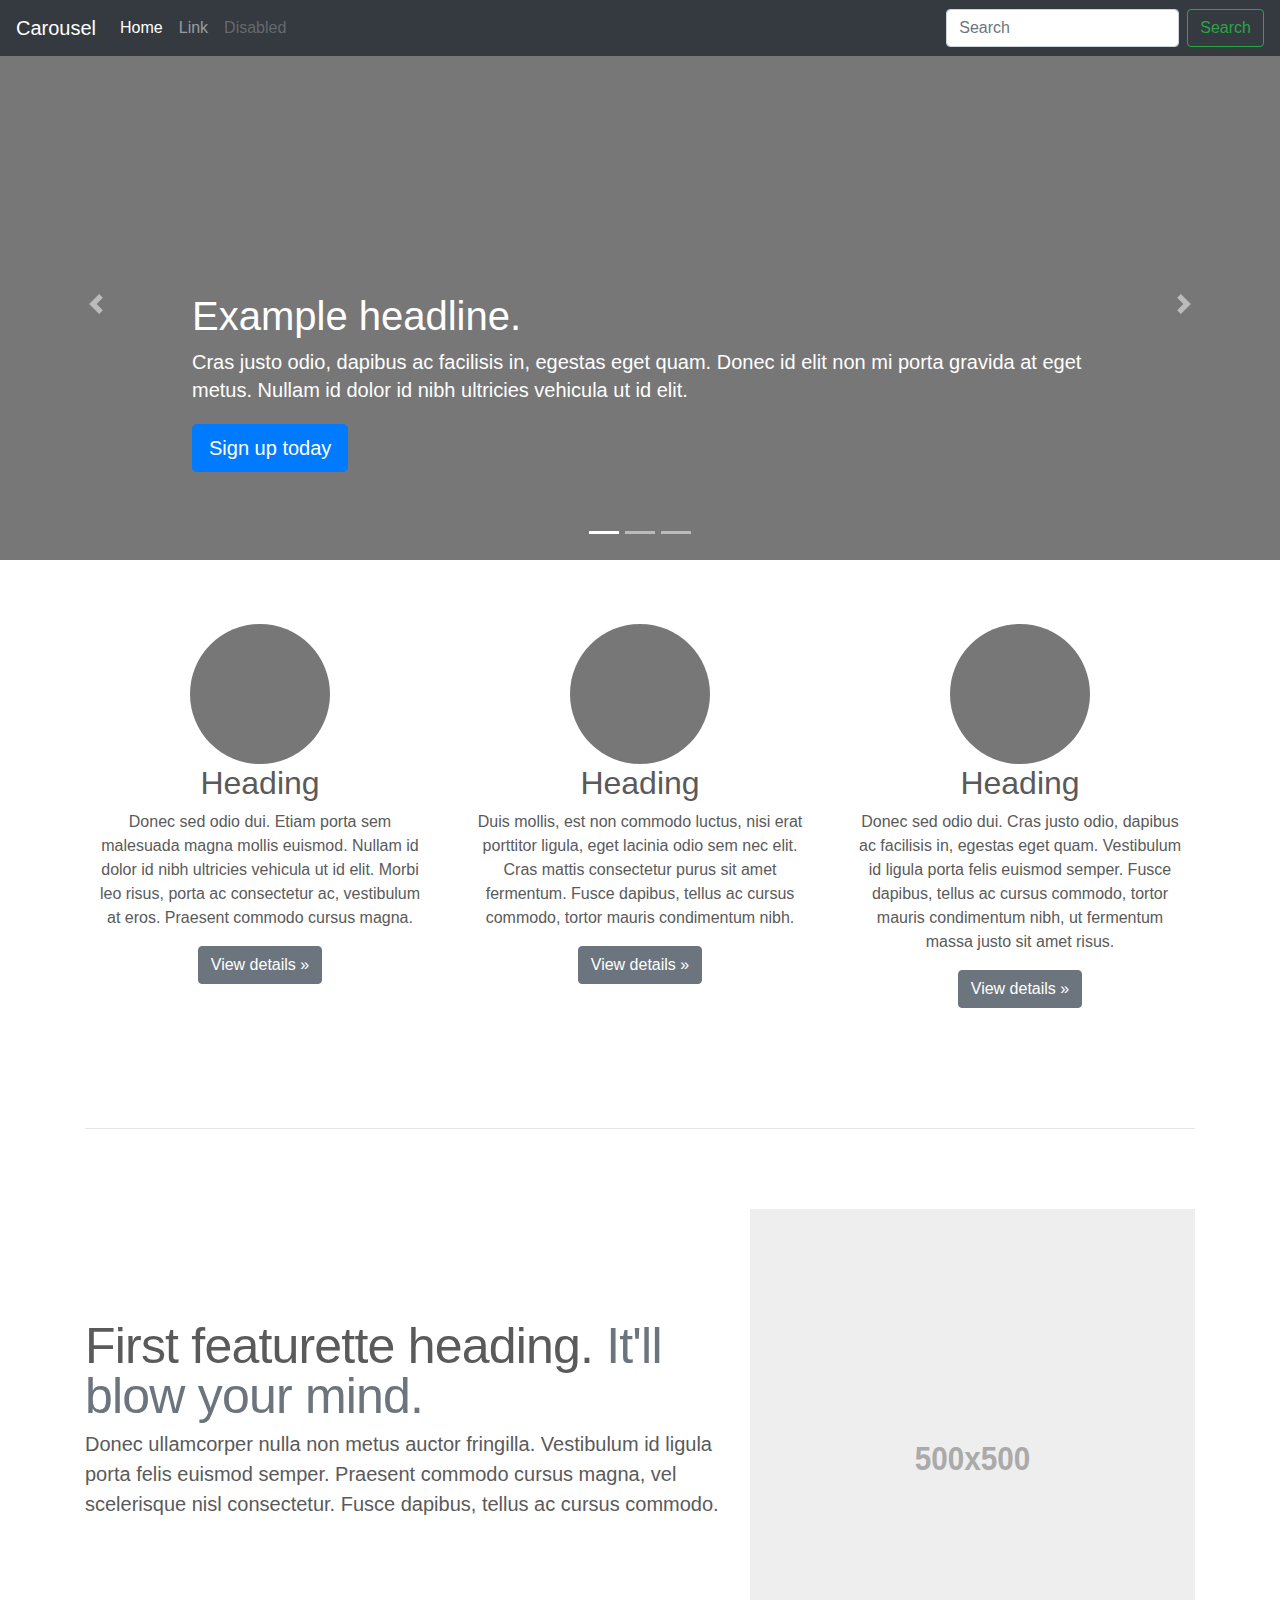
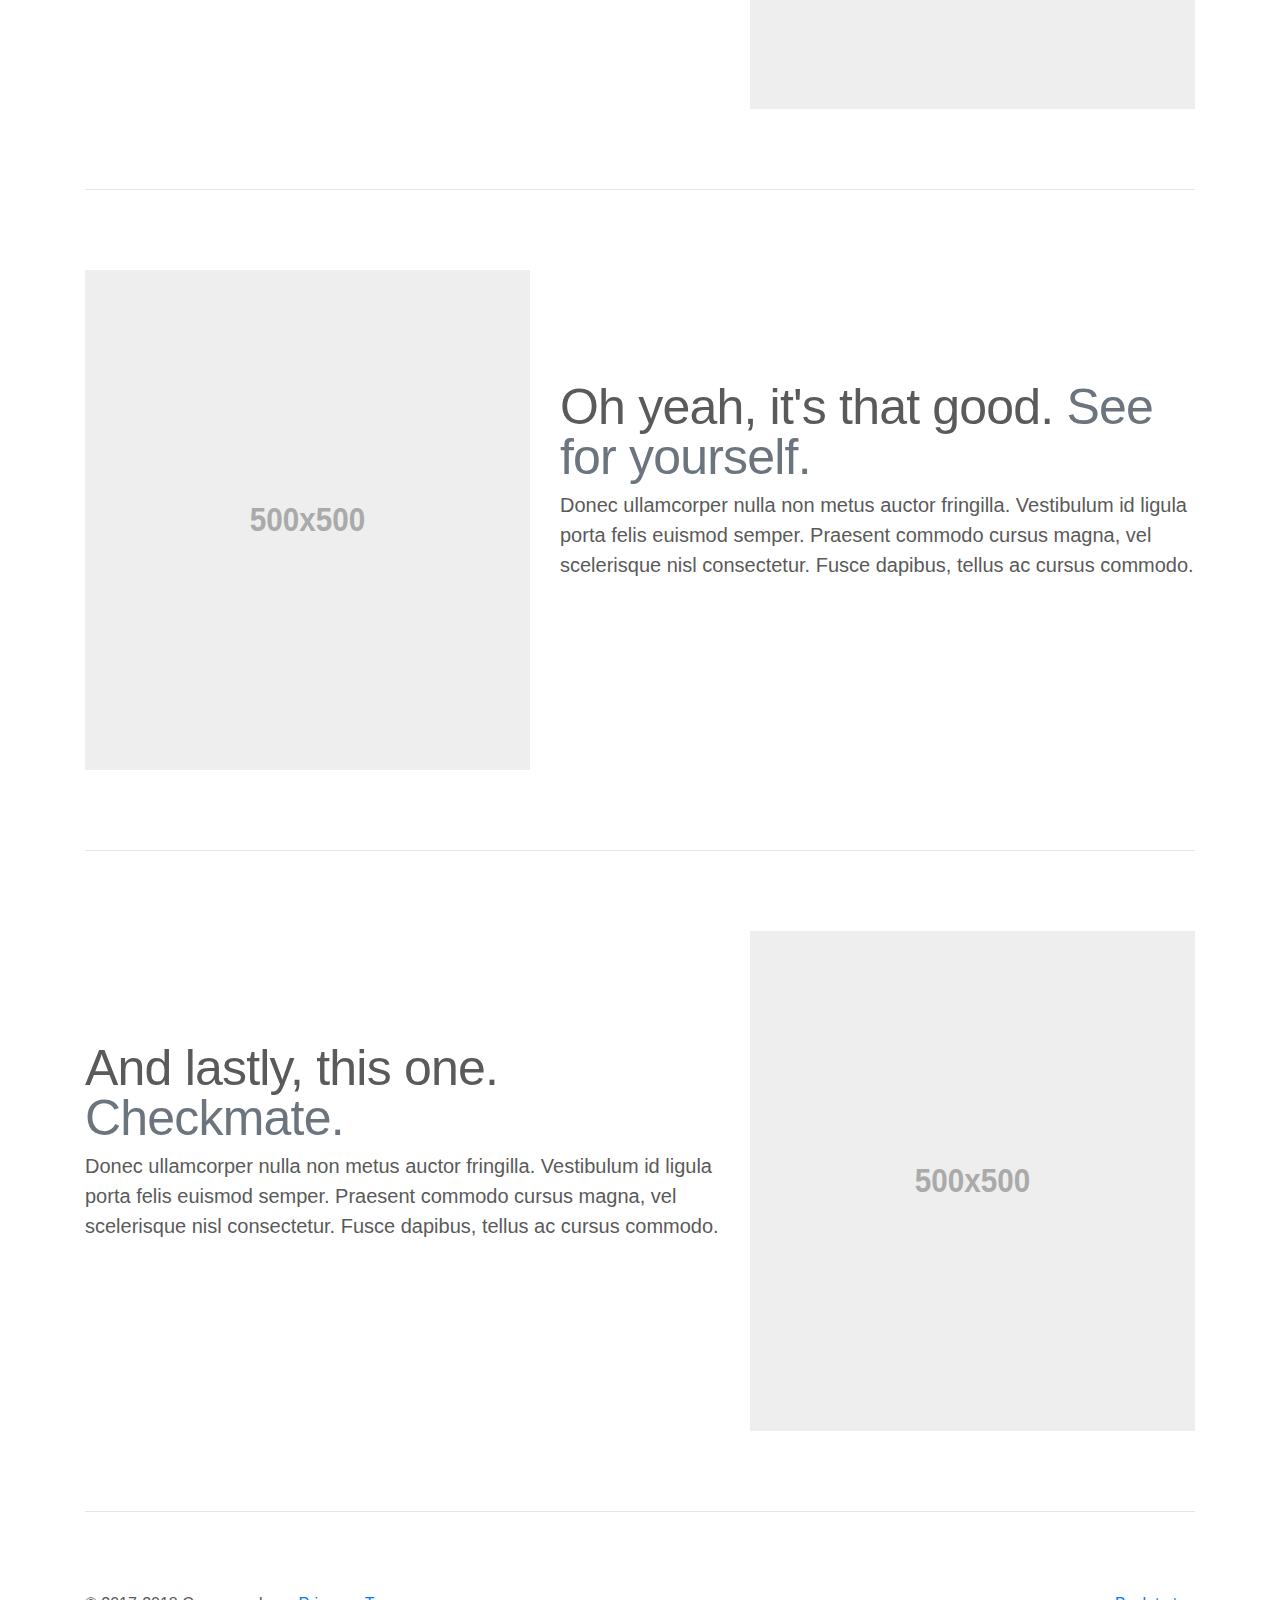
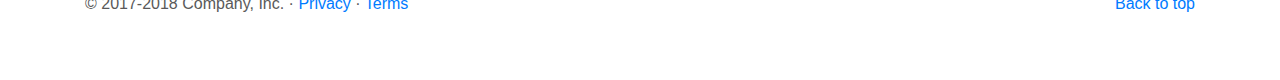
<file: docs/4.0/examples/carousel/index.html>
<!doctype html>
<html lang="en">
  <head>
    <meta charset="utf-8">
    <meta name="viewport" content="width=device-width, initial-scale=1, shrink-to-fit=no">
    <meta name="description" content="">
    <meta name="author" content="">
    <link rel="icon" href="../../../../favicon.ico">

    <title>Carousel Template for Bootstrap</title>

    <!-- Bootstrap core CSS -->
    <link href="../../../../dist/css/bootstrap.min.css" rel="stylesheet">

    <!-- Custom styles for this template -->
    <link href="carousel.css" rel="stylesheet">
  </head>
  <body>

    <header>
      <nav class="navbar navbar-expand-md navbar-dark fixed-top bg-dark">
        <a class="navbar-brand" href="#">Carousel</a>
        <button class="navbar-toggler" type="button" data-toggle="collapse" data-target="#navbarCollapse" aria-controls="navbarCollapse" aria-expanded="false" aria-label="Toggle navigation">
          <span class="navbar-toggler-icon"></span>
        </button>
        <div class="collapse navbar-collapse" id="navbarCollapse">
          <ul class="navbar-nav mr-auto">
            <li class="nav-item active">
              <a class="nav-link" href="#">Home <span class="sr-only">(current)</span></a>
            </li>
            <li class="nav-item">
              <a class="nav-link" href="#">Link</a>
            </li>
            <li class="nav-item">
              <a class="nav-link disabled" href="#">Disabled</a>
            </li>
          </ul>
          <form class="form-inline mt-2 mt-md-0">
            <input class="form-control mr-sm-2" type="text" placeholder="Search" aria-label="Search">
            <button class="btn btn-outline-success my-2 my-sm-0" type="submit">Search</button>
          </form>
        </div>
      </nav>
    </header>

    <main role="main">

      <div id="myCarousel" class="carousel slide" data-ride="carousel">
        <ol class="carousel-indicators">
          <li data-target="#myCarousel" data-slide-to="0" class="active"></li>
          <li data-target="#myCarousel" data-slide-to="1"></li>
          <li data-target="#myCarousel" data-slide-to="2"></li>
        </ol>
        <div class="carousel-inner">
          <div class="carousel-item active">
            <img class="first-slide" src="[data-uri]" alt="First slide">
            <div class="container">
              <div class="carousel-caption text-left">
                <h1>Example headline.</h1>
                <p>Cras justo odio, dapibus ac facilisis in, egestas eget quam. Donec id elit non mi porta gravida at eget metus. Nullam id dolor id nibh ultricies vehicula ut id elit.</p>
                <p><a class="btn btn-lg btn-primary" href="#" role="button">Sign up today</a></p>
              </div>
            </div>
          </div>
          <div class="carousel-item">
            <img class="second-slide" src="[data-uri]" alt="Second slide">
            <div class="container">
              <div class="carousel-caption">
                <h1>Another example headline.</h1>
                <p>Cras justo odio, dapibus ac facilisis in, egestas eget quam. Donec id elit non mi porta gravida at eget metus. Nullam id dolor id nibh ultricies vehicula ut id elit.</p>
                <p><a class="btn btn-lg btn-primary" href="#" role="button">Learn more</a></p>
              </div>
            </div>
          </div>
          <div class="carousel-item">
            <img class="third-slide" src="[data-uri]" alt="Third slide">
            <div class="container">
              <div class="carousel-caption text-right">
                <h1>One more for good measure.</h1>
                <p>Cras justo odio, dapibus ac facilisis in, egestas eget quam. Donec id elit non mi porta gravida at eget metus. Nullam id dolor id nibh ultricies vehicula ut id elit.</p>
                <p><a class="btn btn-lg btn-primary" href="#" role="button">Browse gallery</a></p>
              </div>
            </div>
          </div>
        </div>
        <a class="carousel-control-prev" href="#myCarousel" role="button" data-slide="prev">
          <span class="carousel-control-prev-icon" aria-hidden="true"></span>
          <span class="sr-only">Previous</span>
        </a>
        <a class="carousel-control-next" href="#myCarousel" role="button" data-slide="next">
          <span class="carousel-control-next-icon" aria-hidden="true"></span>
          <span class="sr-only">Next</span>
        </a>
      </div>


      <!-- Marketing messaging and featurettes
      ================================================== -->
      <!-- Wrap the rest of the page in another container to center all the content. -->

      <div class="container marketing">

        <!-- Three columns of text below the carousel -->
        <div class="row">
          <div class="col-lg-4">
            <img class="rounded-circle" src="[data-uri]" alt="Generic placeholder image" width="140" height="140">
            <h2>Heading</h2>
            <p>Donec sed odio dui. Etiam porta sem malesuada magna mollis euismod. Nullam id dolor id nibh ultricies vehicula ut id elit. Morbi leo risus, porta ac consectetur ac, vestibulum at eros. Praesent commodo cursus magna.</p>
            <p><a class="btn btn-secondary" href="#" role="button">View details &raquo;</a></p>
          </div><!-- /.col-lg-4 -->
          <div class="col-lg-4">
            <img class="rounded-circle" src="[data-uri]" alt="Generic placeholder image" width="140" height="140">
            <h2>Heading</h2>
            <p>Duis mollis, est non commodo luctus, nisi erat porttitor ligula, eget lacinia odio sem nec elit. Cras mattis consectetur purus sit amet fermentum. Fusce dapibus, tellus ac cursus commodo, tortor mauris condimentum nibh.</p>
            <p><a class="btn btn-secondary" href="#" role="button">View details &raquo;</a></p>
          </div><!-- /.col-lg-4 -->
          <div class="col-lg-4">
            <img class="rounded-circle" src="[data-uri]" alt="Generic placeholder image" width="140" height="140">
            <h2>Heading</h2>
            <p>Donec sed odio dui. Cras justo odio, dapibus ac facilisis in, egestas eget quam. Vestibulum id ligula porta felis euismod semper. Fusce dapibus, tellus ac cursus commodo, tortor mauris condimentum nibh, ut fermentum massa justo sit amet risus.</p>
            <p><a class="btn btn-secondary" href="#" role="button">View details &raquo;</a></p>
          </div><!-- /.col-lg-4 -->
        </div><!-- /.row -->


        <!-- START THE FEATURETTES -->

        <hr class="featurette-divider">

        <div class="row featurette">
          <div class="col-md-7">
            <h2 class="featurette-heading">First featurette heading. <span class="text-muted">It'll blow your mind.</span></h2>
            <p class="lead">Donec ullamcorper nulla non metus auctor fringilla. Vestibulum id ligula porta felis euismod semper. Praesent commodo cursus magna, vel scelerisque nisl consectetur. Fusce dapibus, tellus ac cursus commodo.</p>
          </div>
          <div class="col-md-5">
            <img class="featurette-image img-fluid mx-auto" data-src="holder.js/500x500/auto" alt="Generic placeholder image">
          </div>
        </div>

        <hr class="featurette-divider">

        <div class="row featurette">
          <div class="col-md-7 order-md-2">
            <h2 class="featurette-heading">Oh yeah, it's that good. <span class="text-muted">See for yourself.</span></h2>
            <p class="lead">Donec ullamcorper nulla non metus auctor fringilla. Vestibulum id ligula porta felis euismod semper. Praesent commodo cursus magna, vel scelerisque nisl consectetur. Fusce dapibus, tellus ac cursus commodo.</p>
          </div>
          <div class="col-md-5 order-md-1">
            <img class="featurette-image img-fluid mx-auto" data-src="holder.js/500x500/auto" alt="Generic placeholder image">
          </div>
        </div>

        <hr class="featurette-divider">

        <div class="row featurette">
          <div class="col-md-7">
            <h2 class="featurette-heading">And lastly, this one. <span class="text-muted">Checkmate.</span></h2>
            <p class="lead">Donec ullamcorper nulla non metus auctor fringilla. Vestibulum id ligula porta felis euismod semper. Praesent commodo cursus magna, vel scelerisque nisl consectetur. Fusce dapibus, tellus ac cursus commodo.</p>
          </div>
          <div class="col-md-5">
            <img class="featurette-image img-fluid mx-auto" data-src="holder.js/500x500/auto" alt="Generic placeholder image">
          </div>
        </div>

        <hr class="featurette-divider">

        <!-- /END THE FEATURETTES -->

      </div><!-- /.container -->


      <!-- FOOTER -->
      <footer class="container">
        <p class="float-right"><a href="#">Back to top</a></p>
        <p>&copy; 2017-2018 Company, Inc. &middot; <a href="#">Privacy</a> &middot; <a href="#">Terms</a></p>
      </footer>
    </main>

    <!-- Bootstrap core JavaScript
    ================================================== -->
    <!-- Placed at the end of the document so the pages load faster -->
    <script src="https://code.jquery.com/jquery-3.2.1.slim.min.js" integrity="sha384-KJ3o2DKtIkvYIK3UENzmM7KCkRr/rE9/Qpg6aAZGJwFDMVNA/GpGFF93hXpG5KkN" crossorigin="anonymous"></script>
    <script>window.jQuery || document.write('<script src="../../../../assets/js/vendor/jquery-slim.min.js"><\/script>')</script>
    <script src="../../../../assets/js/vendor/popper.min.js"></script>
    <script src="../../../../dist/js/bootstrap.min.js"></script>
    <!-- Just to make our placeholder images work. Don't actually copy the next line! -->
    <script src="../../../../assets/js/vendor/holder.min.js"></script>
  </body>
</html>
</file>
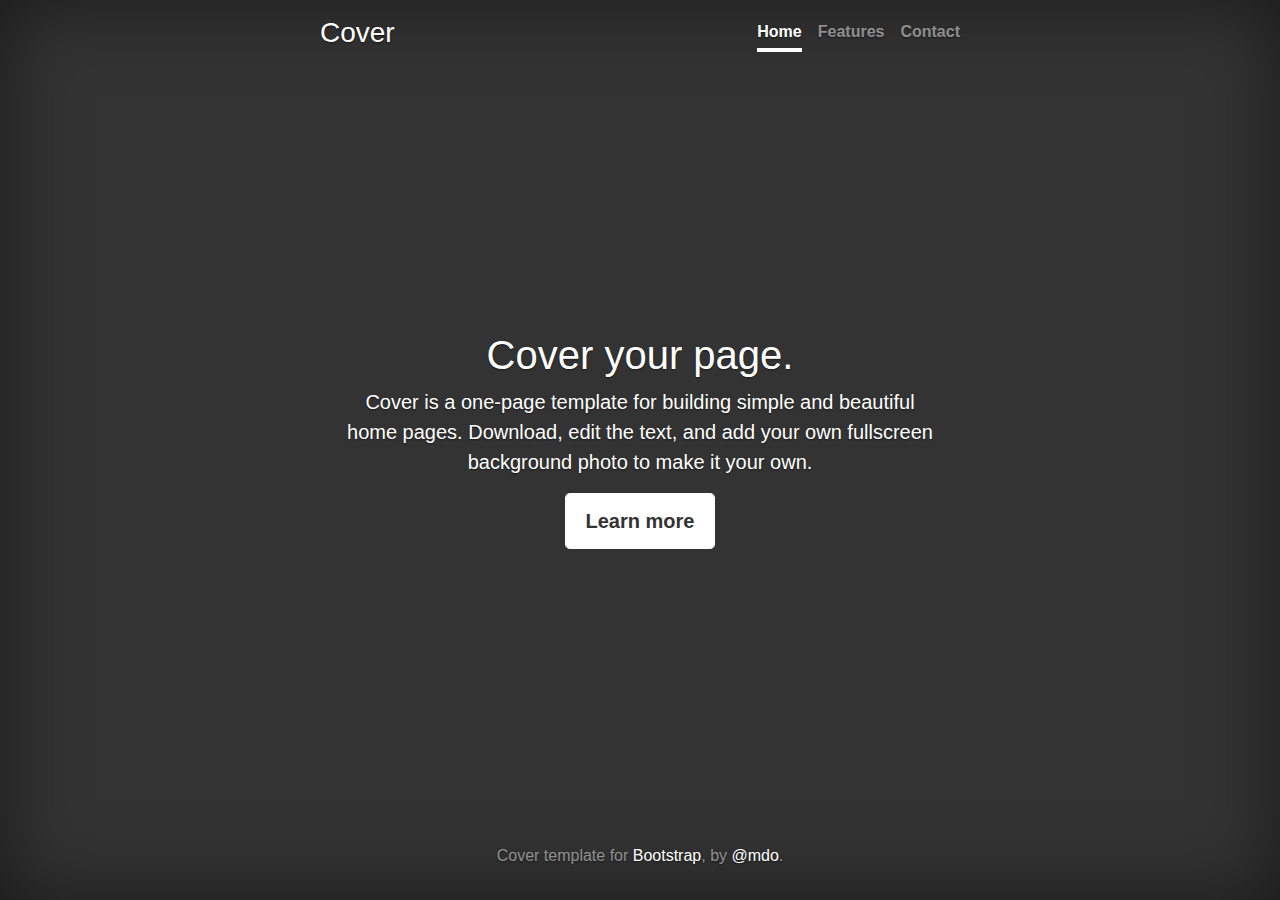
<file: docs/4.0/examples/cover/index.html>
<!doctype html>
<html lang="en">
  <head>
    <meta charset="utf-8">
    <meta name="viewport" content="width=device-width, initial-scale=1, shrink-to-fit=no">
    <meta name="description" content="">
    <meta name="author" content="">
    <link rel="icon" href="../../../../favicon.ico">

    <title>Cover Template for Bootstrap</title>

    <!-- Bootstrap core CSS -->
    <link href="../../../../dist/css/bootstrap.min.css" rel="stylesheet">

    <!-- Custom styles for this template -->
    <link href="cover.css" rel="stylesheet">
  </head>

  <body class="text-center">

    <div class="cover-container d-flex h-100 p-3 mx-auto flex-column">
      <header class="masthead mb-auto">
        <div class="inner">
          <h3 class="masthead-brand">Cover</h3>
          <nav class="nav nav-masthead justify-content-center">
            <a class="nav-link active" href="#">Home</a>
            <a class="nav-link" href="#">Features</a>
            <a class="nav-link" href="#">Contact</a>
          </nav>
        </div>
      </header>

      <main role="main" class="inner cover">
        <h1 class="cover-heading">Cover your page.</h1>
        <p class="lead">Cover is a one-page template for building simple and beautiful home pages. Download, edit the text, and add your own fullscreen background photo to make it your own.</p>
        <p class="lead">
          <a href="#" class="btn btn-lg btn-secondary">Learn more</a>
        </p>
      </main>

      <footer class="mastfoot mt-auto">
        <div class="inner">
          <p>Cover template for <a href="https://getbootstrap.com/">Bootstrap</a>, by <a href="https://twitter.com/mdo">@mdo</a>.</p>
        </div>
      </footer>
    </div>


    <!-- Bootstrap core JavaScript
    ================================================== -->
    <!-- Placed at the end of the document so the pages load faster -->
    <script src="https://code.jquery.com/jquery-3.2.1.slim.min.js" integrity="sha384-KJ3o2DKtIkvYIK3UENzmM7KCkRr/rE9/Qpg6aAZGJwFDMVNA/GpGFF93hXpG5KkN" crossorigin="anonymous"></script>
    <script>window.jQuery || document.write('<script src="../../../../assets/js/vendor/jquery-slim.min.js"><\/script>')</script>
    <script src="../../../../assets/js/vendor/popper.min.js"></script>
    <script src="../../../../dist/js/bootstrap.min.js"></script>
  </body>
</html>
</file>
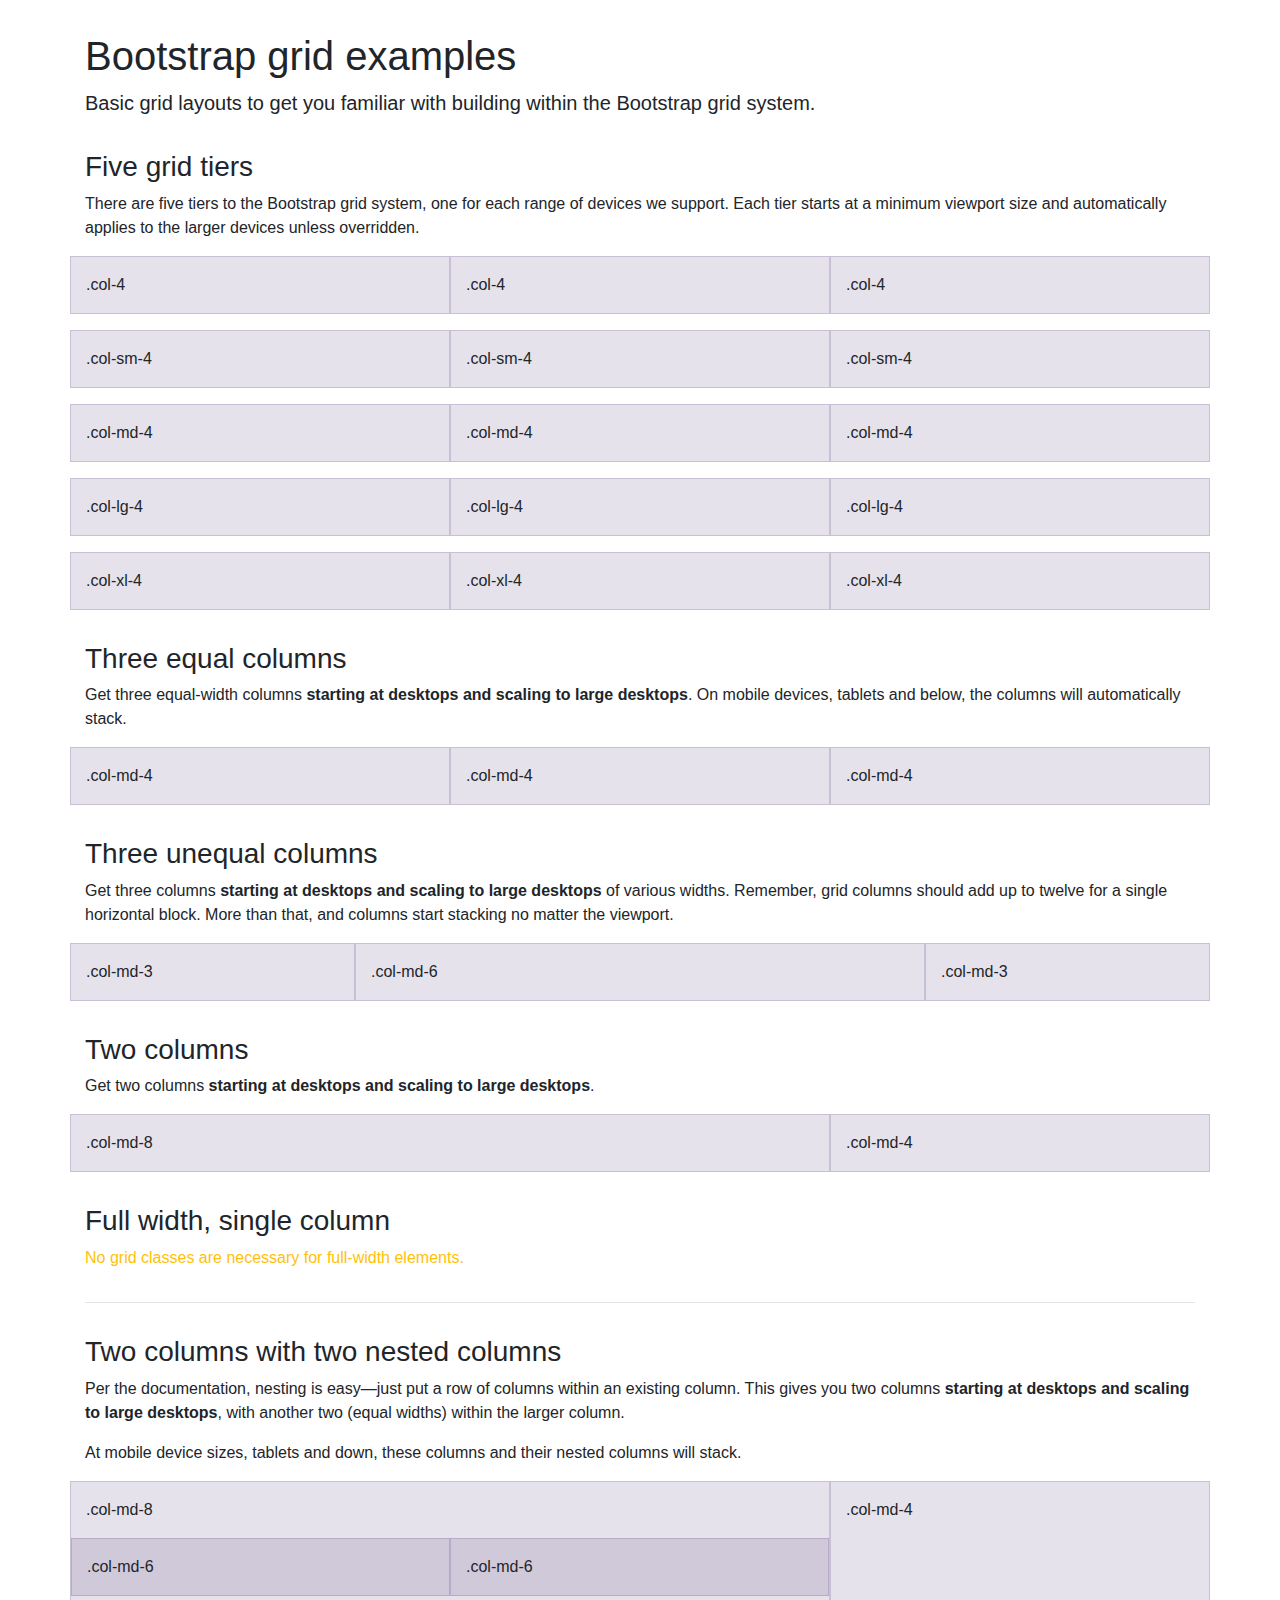
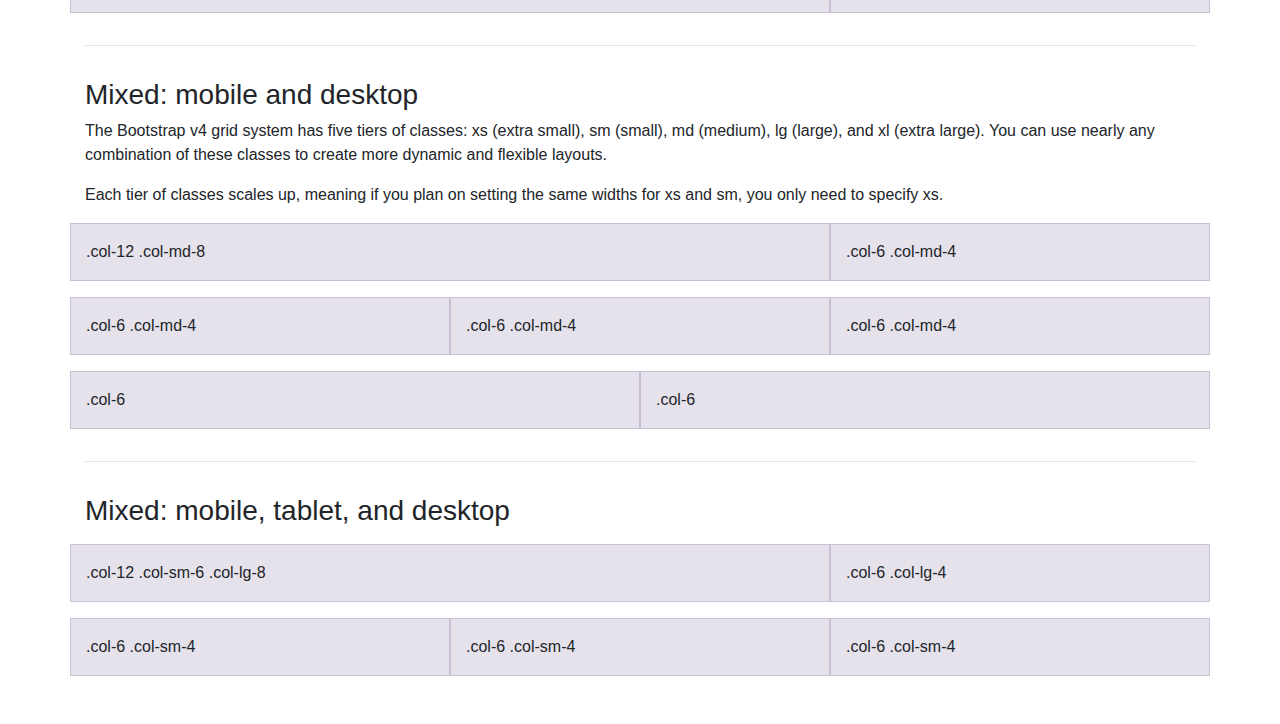
<file: docs/4.0/examples/grid/index.html>
<!doctype html>
<html lang="en">
  <head>
    <meta charset="utf-8">
    <meta name="viewport" content="width=device-width, initial-scale=1, shrink-to-fit=no">
    <meta name="description" content="">
    <meta name="author" content="">
    <link rel="icon" href="../../../../favicon.ico">

    <title>Grid Template for Bootstrap</title>

    <!-- Bootstrap core CSS -->
    <link href="../../../../dist/css/bootstrap.min.css" rel="stylesheet">

    <!-- Custom styles for this template -->
    <link href="grid.css" rel="stylesheet">
  </head>

  <body>
    <div class="container">

      <h1>Bootstrap grid examples</h1>
      <p class="lead">Basic grid layouts to get you familiar with building within the Bootstrap grid system.</p>

      <h3>Five grid tiers</h3>
      <p>There are five tiers to the Bootstrap grid system, one for each range of devices we support. Each tier starts at a minimum viewport size and automatically applies to the larger devices unless overridden.</p>

      <div class="row">
        <div class="col-4">.col-4</div>
        <div class="col-4">.col-4</div>
        <div class="col-4">.col-4</div>
      </div>

      <div class="row">
        <div class="col-sm-4">.col-sm-4</div>
        <div class="col-sm-4">.col-sm-4</div>
        <div class="col-sm-4">.col-sm-4</div>
      </div>

      <div class="row">
        <div class="col-md-4">.col-md-4</div>
        <div class="col-md-4">.col-md-4</div>
        <div class="col-md-4">.col-md-4</div>
      </div>

      <div class="row">
        <div class="col-lg-4">.col-lg-4</div>
        <div class="col-lg-4">.col-lg-4</div>
        <div class="col-lg-4">.col-lg-4</div>
      </div>

      <div class="row">
        <div class="col-xl-4">.col-xl-4</div>
        <div class="col-xl-4">.col-xl-4</div>
        <div class="col-xl-4">.col-xl-4</div>
      </div>

      <h3>Three equal columns</h3>
      <p>Get three equal-width columns <strong>starting at desktops and scaling to large desktops</strong>. On mobile devices, tablets and below, the columns will automatically stack.</p>
      <div class="row">
        <div class="col-md-4">.col-md-4</div>
        <div class="col-md-4">.col-md-4</div>
        <div class="col-md-4">.col-md-4</div>
      </div>

      <h3>Three unequal columns</h3>
      <p>Get three columns <strong>starting at desktops and scaling to large desktops</strong> of various widths. Remember, grid columns should add up to twelve for a single horizontal block. More than that, and columns start stacking no matter the viewport.</p>
      <div class="row">
        <div class="col-md-3">.col-md-3</div>
        <div class="col-md-6">.col-md-6</div>
        <div class="col-md-3">.col-md-3</div>
      </div>

      <h3>Two columns</h3>
      <p>Get two columns <strong>starting at desktops and scaling to large desktops</strong>.</p>
      <div class="row">
        <div class="col-md-8">.col-md-8</div>
        <div class="col-md-4">.col-md-4</div>
      </div>

      <h3>Full width, single column</h3>
      <p class="text-warning">No grid classes are necessary for full-width elements.</p>

      <hr>

      <h3>Two columns with two nested columns</h3>
      <p>Per the documentation, nesting is easy—just put a row of columns within an existing column. This gives you two columns <strong>starting at desktops and scaling to large desktops</strong>, with another two (equal widths) within the larger column.</p>
      <p>At mobile device sizes, tablets and down, these columns and their nested columns will stack.</p>
      <div class="row">
        <div class="col-md-8">
          .col-md-8
          <div class="row">
            <div class="col-md-6">.col-md-6</div>
            <div class="col-md-6">.col-md-6</div>
          </div>
        </div>
        <div class="col-md-4">.col-md-4</div>
      </div>

      <hr>

      <h3>Mixed: mobile and desktop</h3>
      <p>The Bootstrap v4 grid system has five tiers of classes: xs (extra small), sm (small), md (medium), lg (large), and xl (extra large). You can use nearly any combination of these classes to create more dynamic and flexible layouts.</p>
      <p>Each tier of classes scales up, meaning if you plan on setting the same widths for xs and sm, you only need to specify xs.</p>
      <div class="row">
        <div class="col-12 col-md-8">.col-12 .col-md-8</div>
        <div class="col-6 col-md-4">.col-6 .col-md-4</div>
      </div>
      <div class="row">
        <div class="col-6 col-md-4">.col-6 .col-md-4</div>
        <div class="col-6 col-md-4">.col-6 .col-md-4</div>
        <div class="col-6 col-md-4">.col-6 .col-md-4</div>
      </div>
      <div class="row">
        <div class="col-6">.col-6</div>
        <div class="col-6">.col-6</div>
      </div>

      <hr>

      <h3>Mixed: mobile, tablet, and desktop</h3>
      <p></p>
      <div class="row">
        <div class="col-12 col-sm-6 col-lg-8">.col-12 .col-sm-6 .col-lg-8</div>
        <div class="col-6 col-lg-4">.col-6 .col-lg-4</div>
      </div>
      <div class="row">
        <div class="col-6 col-sm-4">.col-6 .col-sm-4</div>
        <div class="col-6 col-sm-4">.col-6 .col-sm-4</div>
        <div class="col-6 col-sm-4">.col-6 .col-sm-4</div>
      </div>

    </div> <!-- /container -->
  </body>
</html>
</file>
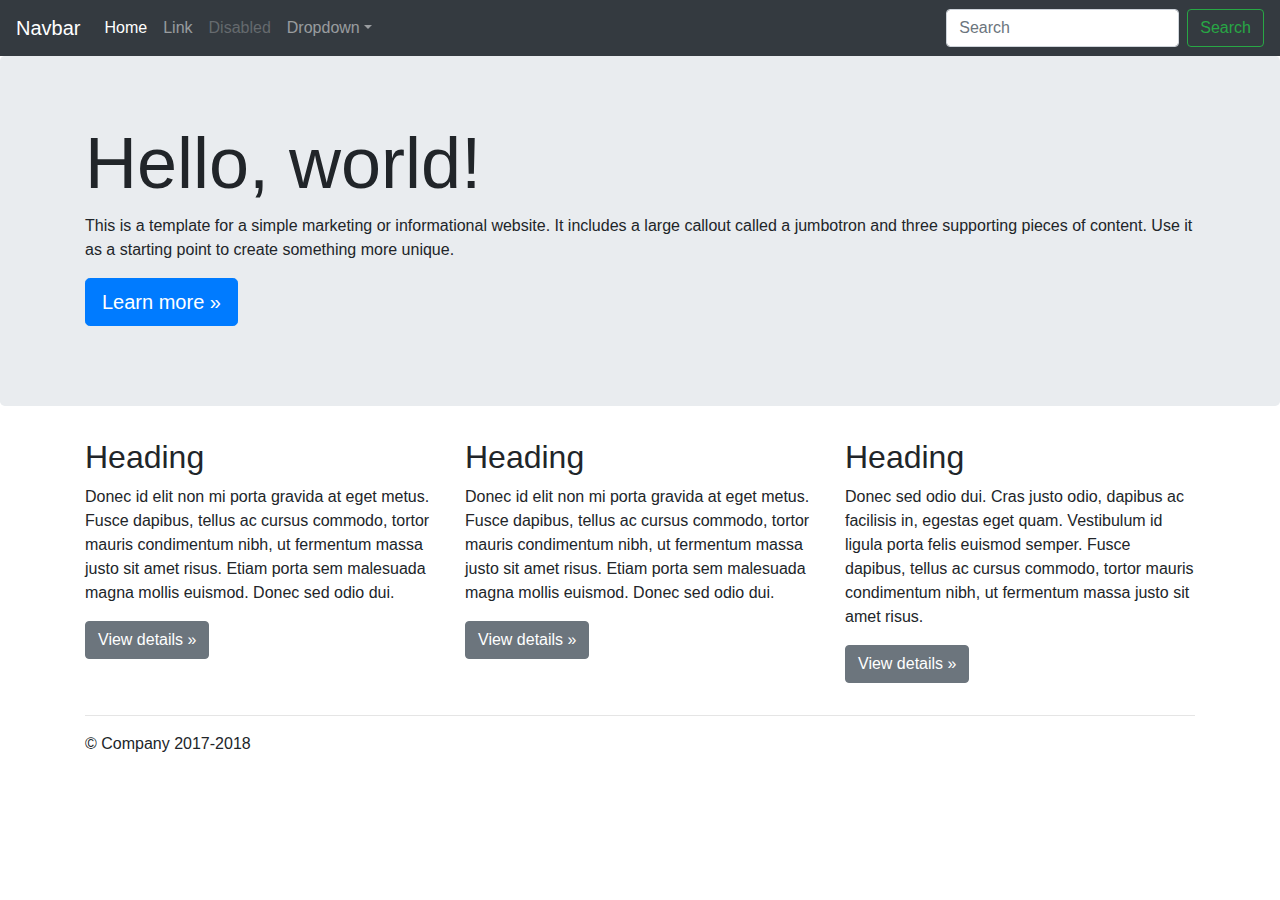
<file: docs/4.0/examples/jumbotron/index.html>
<!doctype html>
<html lang="en">
  <head>
    <meta charset="utf-8">
    <meta name="viewport" content="width=device-width, initial-scale=1, shrink-to-fit=no">
    <meta name="description" content="">
    <meta name="author" content="">
    <link rel="icon" href="../../../../favicon.ico">

    <title>Jumbotron Template for Bootstrap</title>

    <!-- Bootstrap core CSS -->
    <link href="../../../../dist/css/bootstrap.min.css" rel="stylesheet">

    <!-- Custom styles for this template -->
    <link href="jumbotron.css" rel="stylesheet">
  </head>

  <body>

    <nav class="navbar navbar-expand-md navbar-dark fixed-top bg-dark">
      <a class="navbar-brand" href="#">Navbar</a>
      <button class="navbar-toggler" type="button" data-toggle="collapse" data-target="#navbarsExampleDefault" aria-controls="navbarsExampleDefault" aria-expanded="false" aria-label="Toggle navigation">
        <span class="navbar-toggler-icon"></span>
      </button>

      <div class="collapse navbar-collapse" id="navbarsExampleDefault">
        <ul class="navbar-nav mr-auto">
          <li class="nav-item active">
            <a class="nav-link" href="#">Home <span class="sr-only">(current)</span></a>
          </li>
          <li class="nav-item">
            <a class="nav-link" href="#">Link</a>
          </li>
          <li class="nav-item">
            <a class="nav-link disabled" href="#">Disabled</a>
          </li>
          <li class="nav-item dropdown">
            <a class="nav-link dropdown-toggle" href="http://example.com" id="dropdown01" data-toggle="dropdown" aria-haspopup="true" aria-expanded="false">Dropdown</a>
            <div class="dropdown-menu" aria-labelledby="dropdown01">
              <a class="dropdown-item" href="#">Action</a>
              <a class="dropdown-item" href="#">Another action</a>
              <a class="dropdown-item" href="#">Something else here</a>
            </div>
          </li>
        </ul>
        <form class="form-inline my-2 my-lg-0">
          <input class="form-control mr-sm-2" type="text" placeholder="Search" aria-label="Search">
          <button class="btn btn-outline-success my-2 my-sm-0" type="submit">Search</button>
        </form>
      </div>
    </nav>

    <main role="main">

      <!-- Main jumbotron for a primary marketing message or call to action -->
      <div class="jumbotron">
        <div class="container">
          <h1 class="display-3">Hello, world!</h1>
          <p>This is a template for a simple marketing or informational website. It includes a large callout called a jumbotron and three supporting pieces of content. Use it as a starting point to create something more unique.</p>
          <p><a class="btn btn-primary btn-lg" href="#" role="button">Learn more &raquo;</a></p>
        </div>
      </div>

      <div class="container">
        <!-- Example row of columns -->
        <div class="row">
          <div class="col-md-4">
            <h2>Heading</h2>
            <p>Donec id elit non mi porta gravida at eget metus. Fusce dapibus, tellus ac cursus commodo, tortor mauris condimentum nibh, ut fermentum massa justo sit amet risus. Etiam porta sem malesuada magna mollis euismod. Donec sed odio dui. </p>
            <p><a class="btn btn-secondary" href="#" role="button">View details &raquo;</a></p>
          </div>
          <div class="col-md-4">
            <h2>Heading</h2>
            <p>Donec id elit non mi porta gravida at eget metus. Fusce dapibus, tellus ac cursus commodo, tortor mauris condimentum nibh, ut fermentum massa justo sit amet risus. Etiam porta sem malesuada magna mollis euismod. Donec sed odio dui. </p>
            <p><a class="btn btn-secondary" href="#" role="button">View details &raquo;</a></p>
          </div>
          <div class="col-md-4">
            <h2>Heading</h2>
            <p>Donec sed odio dui. Cras justo odio, dapibus ac facilisis in, egestas eget quam. Vestibulum id ligula porta felis euismod semper. Fusce dapibus, tellus ac cursus commodo, tortor mauris condimentum nibh, ut fermentum massa justo sit amet risus.</p>
            <p><a class="btn btn-secondary" href="#" role="button">View details &raquo;</a></p>
          </div>
        </div>

        <hr>

      </div> <!-- /container -->

    </main>

    <footer class="container">
      <p>&copy; Company 2017-2018</p>
    </footer>

    <!-- Bootstrap core JavaScript
    ================================================== -->
    <!-- Placed at the end of the document so the pages load faster -->
    <script src="https://code.jquery.com/jquery-3.2.1.slim.min.js" integrity="sha384-KJ3o2DKtIkvYIK3UENzmM7KCkRr/rE9/Qpg6aAZGJwFDMVNA/GpGFF93hXpG5KkN" crossorigin="anonymous"></script>
    <script>window.jQuery || document.write('<script src="../../../../assets/js/vendor/jquery-slim.min.js"><\/script>')</script>
    <script src="../../../../assets/js/vendor/popper.min.js"></script>
    <script src="../../../../dist/js/bootstrap.min.js"></script>
  </body>
</html>
</file>
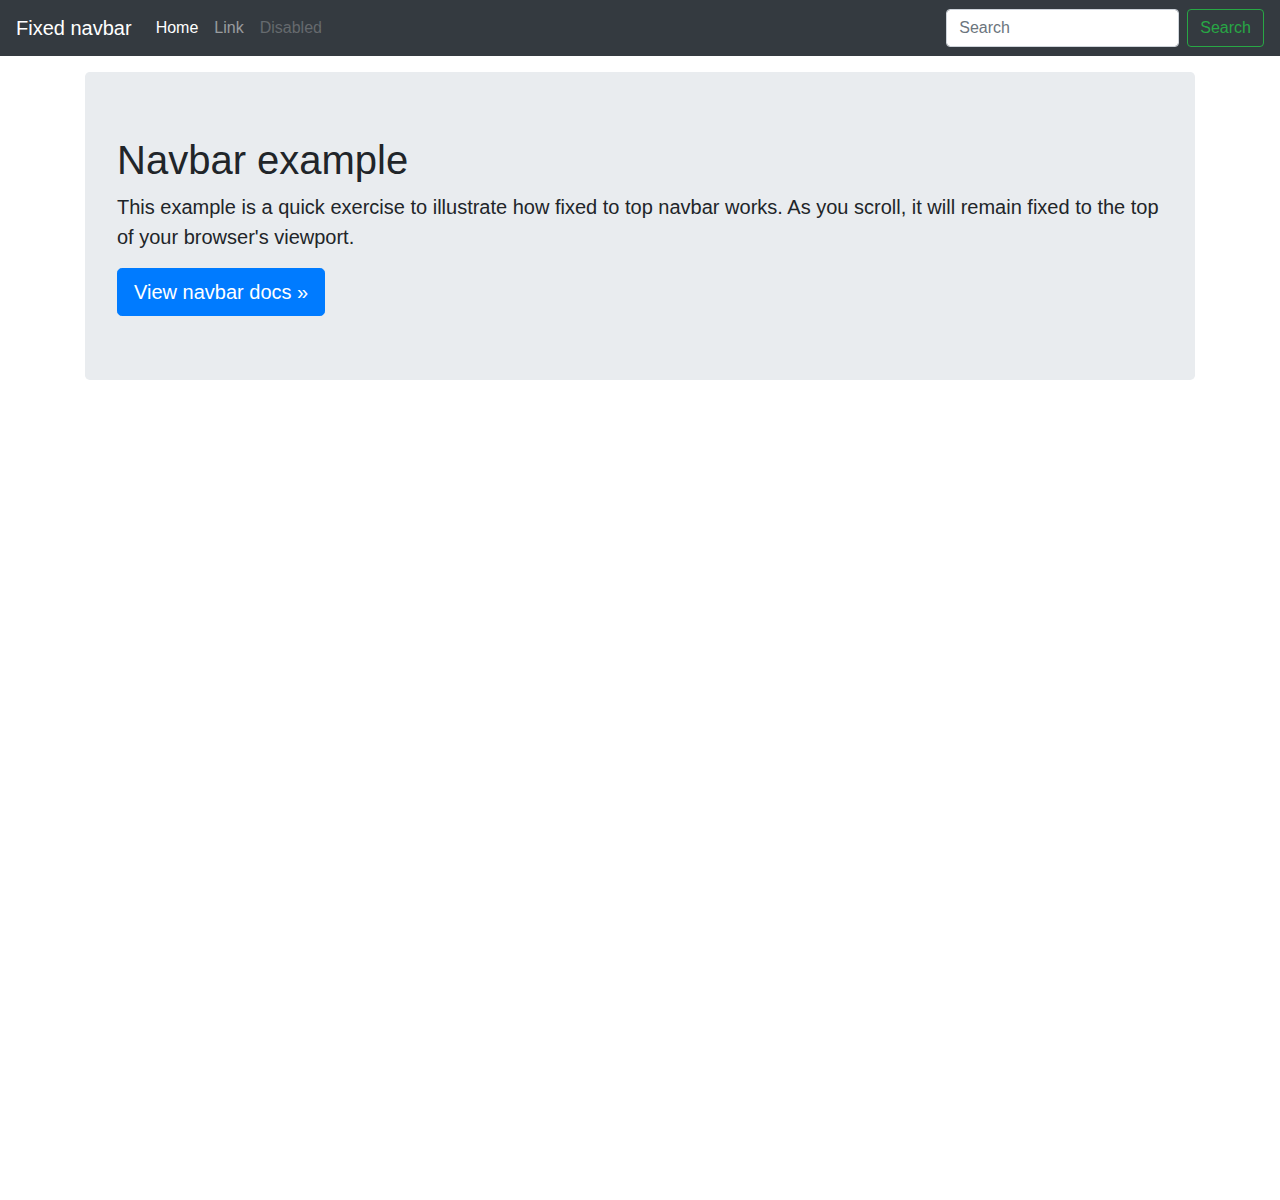
<file: docs/4.0/examples/navbar-fixed/index.html>
<!doctype html>
<html lang="en">
  <head>
    <meta charset="utf-8">
    <meta name="viewport" content="width=device-width, initial-scale=1, shrink-to-fit=no">
    <meta name="description" content="">
    <meta name="author" content="">
    <link rel="icon" href="../../../../favicon.ico">

    <title>Fixed top navbar example for Bootstrap</title>

    <!-- Bootstrap core CSS -->
    <link href="../../../../dist/css/bootstrap.min.css" rel="stylesheet">

    <!-- Custom styles for this template -->
    <link href="navbar-top-fixed.css" rel="stylesheet">
  </head>

  <body>

    <nav class="navbar navbar-expand-md navbar-dark fixed-top bg-dark">
      <a class="navbar-brand" href="#">Fixed navbar</a>
      <button class="navbar-toggler" type="button" data-toggle="collapse" data-target="#navbarCollapse" aria-controls="navbarCollapse" aria-expanded="false" aria-label="Toggle navigation">
        <span class="navbar-toggler-icon"></span>
      </button>
      <div class="collapse navbar-collapse" id="navbarCollapse">
        <ul class="navbar-nav mr-auto">
          <li class="nav-item active">
            <a class="nav-link" href="#">Home <span class="sr-only">(current)</span></a>
          </li>
          <li class="nav-item">
            <a class="nav-link" href="#">Link</a>
          </li>
          <li class="nav-item">
            <a class="nav-link disabled" href="#">Disabled</a>
          </li>
        </ul>
        <form class="form-inline mt-2 mt-md-0">
          <input class="form-control mr-sm-2" type="text" placeholder="Search" aria-label="Search">
          <button class="btn btn-outline-success my-2 my-sm-0" type="submit">Search</button>
        </form>
      </div>
    </nav>

    <main role="main" class="container">
      <div class="jumbotron">
        <h1>Navbar example</h1>
        <p class="lead">This example is a quick exercise to illustrate how fixed to top navbar works. As you scroll, it will remain fixed to the top of your browser's viewport.</p>
        <a class="btn btn-lg btn-primary" href="../../components/navbar/" role="button">View navbar docs &raquo;</a>
      </div>
    </main>

    <!-- Bootstrap core JavaScript
    ================================================== -->
    <!-- Placed at the end of the document so the pages load faster -->
    <script src="https://code.jquery.com/jquery-3.2.1.slim.min.js" integrity="sha384-KJ3o2DKtIkvYIK3UENzmM7KCkRr/rE9/Qpg6aAZGJwFDMVNA/GpGFF93hXpG5KkN" crossorigin="anonymous"></script>
    <script>window.jQuery || document.write('<script src="../../../../assets/js/vendor/jquery-slim.min.js"><\/script>')</script>
    <script src="../../../../assets/js/vendor/popper.min.js"></script>
    <script src="../../../../dist/js/bootstrap.min.js"></script>
  </body>
</html>
</file>
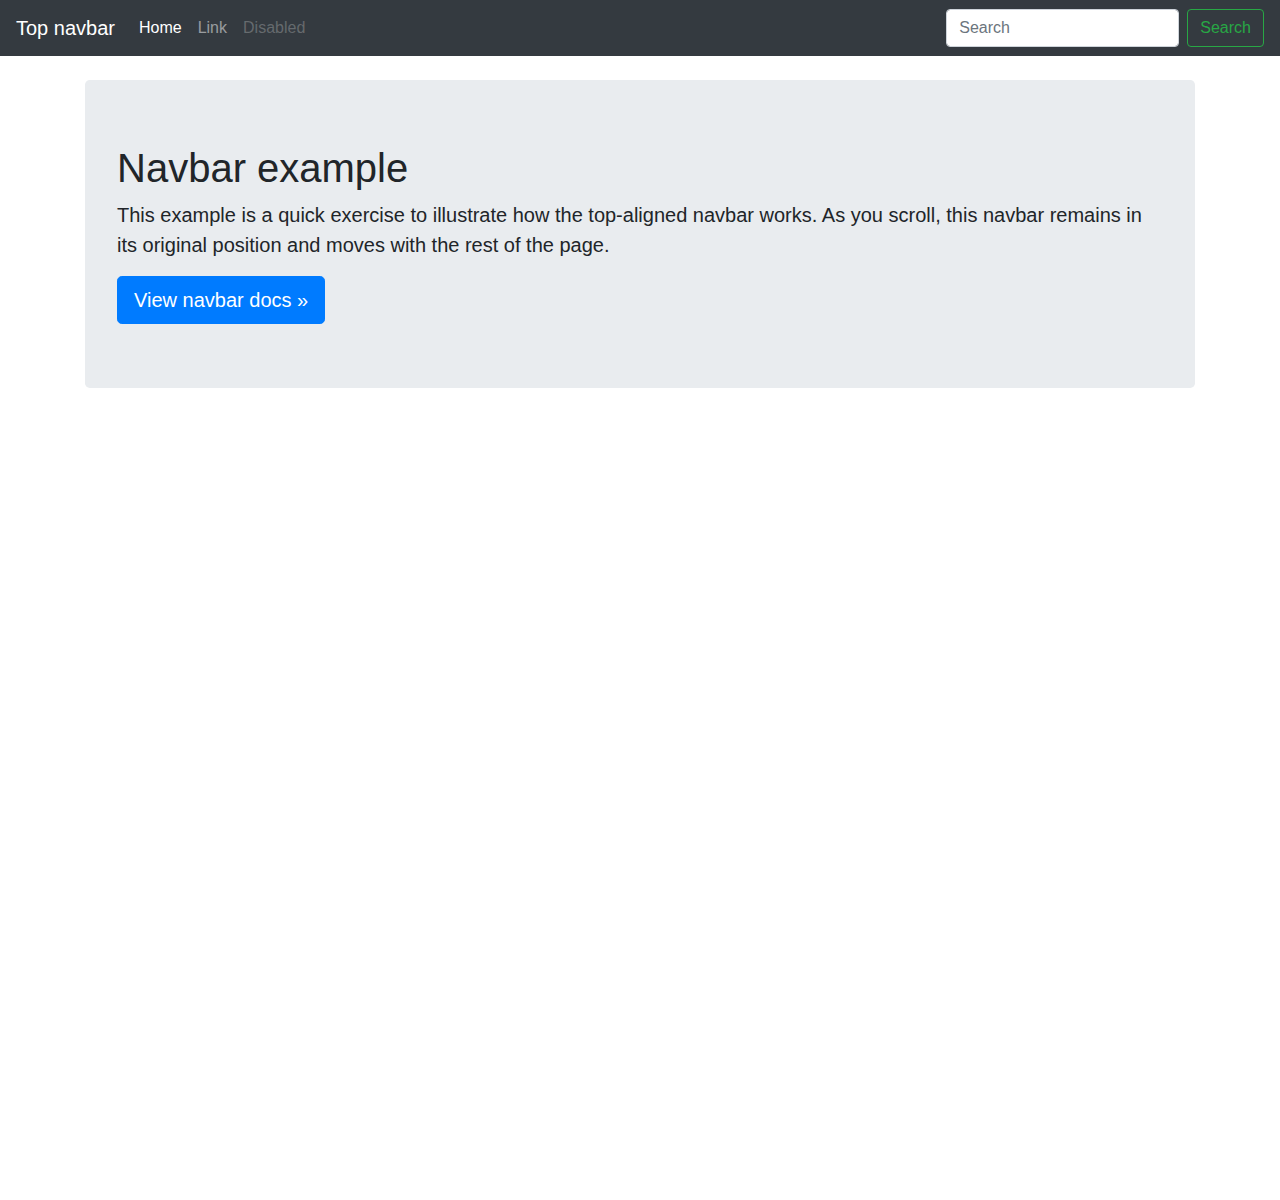
<file: docs/4.0/examples/navbar-static/index.html>
<!doctype html>
<html lang="en">
  <head>
    <meta charset="utf-8">
    <meta name="viewport" content="width=device-width, initial-scale=1, shrink-to-fit=no">
    <meta name="description" content="">
    <meta name="author" content="">
    <link rel="icon" href="../../../../favicon.ico">

    <title>Top navbar example for Bootstrap</title>

    <!-- Bootstrap core CSS -->
    <link href="../../../../dist/css/bootstrap.min.css" rel="stylesheet">

    <!-- Custom styles for this template -->
    <link href="navbar-top.css" rel="stylesheet">
  </head>

  <body>

    <nav class="navbar navbar-expand-md navbar-dark bg-dark mb-4">
      <a class="navbar-brand" href="#">Top navbar</a>
      <button class="navbar-toggler" type="button" data-toggle="collapse" data-target="#navbarCollapse" aria-controls="navbarCollapse" aria-expanded="false" aria-label="Toggle navigation">
        <span class="navbar-toggler-icon"></span>
      </button>
      <div class="collapse navbar-collapse" id="navbarCollapse">
        <ul class="navbar-nav mr-auto">
          <li class="nav-item active">
            <a class="nav-link" href="#">Home <span class="sr-only">(current)</span></a>
          </li>
          <li class="nav-item">
            <a class="nav-link" href="#">Link</a>
          </li>
          <li class="nav-item">
            <a class="nav-link disabled" href="#">Disabled</a>
          </li>
        </ul>
        <form class="form-inline mt-2 mt-md-0">
          <input class="form-control mr-sm-2" type="text" placeholder="Search" aria-label="Search">
          <button class="btn btn-outline-success my-2 my-sm-0" type="submit">Search</button>
        </form>
      </div>
    </nav>

    <main role="main" class="container">
      <div class="jumbotron">
        <h1>Navbar example</h1>
        <p class="lead">This example is a quick exercise to illustrate how the top-aligned navbar works. As you scroll, this navbar remains in its original position and moves with the rest of the page.</p>
        <a class="btn btn-lg btn-primary" href="../../components/navbar/" role="button">View navbar docs &raquo;</a>
      </div>
    </main>

    <!-- Bootstrap core JavaScript
    ================================================== -->
    <!-- Placed at the end of the document so the pages load faster -->
    <script src="https://code.jquery.com/jquery-3.2.1.slim.min.js" integrity="sha384-KJ3o2DKtIkvYIK3UENzmM7KCkRr/rE9/Qpg6aAZGJwFDMVNA/GpGFF93hXpG5KkN" crossorigin="anonymous"></script>
    <script>window.jQuery || document.write('<script src="../../../../assets/js/vendor/jquery-slim.min.js"><\/script>')</script>
    <script src="../../../../assets/js/vendor/popper.min.js"></script>
    <script src="../../../../dist/js/bootstrap.min.js"></script>
  </body>
</html>
</file>
<file: user/assets/css/templatemo-finance-business.css>
/* 

TemplateMo - Finance Business

https://templatemo.com/tm-545-finance-business

*/

body {
  font-family: 'Poppins', sans-serif;
  overflow-x: hidden;
  text-rendering: optimizeLegibility;
  -webkit-font-smoothing: antialiased;
  -moz-osx-font-smoothing: grayscale;
}
p {
	margin-bottom: 0px;
	font-size: 14px;
	color: #666666;
	line-height: 30px;
}
a {
	text-decoration: none!important;
}
ul {
	padding: 0;
	margin: 0;
	list-style: none;
}

h1,h2,h3,h4,h5,h6 {
	margin: 0px;
}

a.filled-button {
	background-color: #a4c639;
	color: #fff;
	font-size: 13px;
	text-transform: uppercase;
	font-weight: 700;
	padding: 12px 30px;
	border-radius: 30px;
	display: inline-block;
	transition: all 0.3s;
}

a.filled-button:hover {
	background-color: #fff;
	color: #a4c639;
}

a.border-button {
	background-color: transparent;
	color: #fff;
	border: 2px solid #fff;
	font-size: 13px;
	text-transform: uppercase;
	font-weight: 700;
	padding: 10px 28px;
	border-radius: 30px;
	display: inline-block;
	transition: all 0.3s;
}

a.border-button:hover {
	background-color: #fff;
	color: #a4c639;
}

.section-heading {
	text-align: center;
	margin-bottom: 80px;
}

.section-heading h2 {
	font-size: 36px;
	font-weight: 600;
	color: #1e1e1e;
}

.section-heading em {
	font-style: normal;
	color: #a4c639;
}

.section-heading span {
	display: block;
	margin-top: 15px;
	text-transform: uppercase;
	font-size: 15px;
	color: #666;
	letter-spacing: 1px;
}

#preloader {
  overflow: hidden;
  background: #a4c639;
  left: 0;
  right: 0;
  top: 0;
  bottom: 0;
  position: fixed;
  z-index: 9999999;
  color: #fff;
}

#preloader .jumper {
  left: 0;
  top: 0;
  right: 0;
  bottom: 0;
  display: block;
  position: absolute;
  margin: auto;
  width: 50px;
  height: 50px;
}

#preloader .jumper > div {
  background-color: #fff;
  width: 10px;
  height: 10px;
  border-radius: 100%;
  -webkit-animation-fill-mode: both;
  animation-fill-mode: both;
  position: absolute;
  opacity: 0;
  width: 50px;
  height: 50px;
  -webkit-animation: jumper 1s 0s linear infinite;
  animation: jumper 1s 0s linear infinite;
}

#preloader .jumper > div:nth-child(2) {
  -webkit-animation-delay: 0.33333s;
  animation-delay: 0.33333s;
}

#preloader .jumper > div:nth-child(3) {
  -webkit-animation-delay: 0.66666s;
  animation-delay: 0.66666s;
}

@-webkit-keyframes jumper {
  0% {
    opacity: 0;
    -webkit-transform: scale(0);
    transform: scale(0);
  }
  5% {
    opacity: 1;
  }
  100% {
    -webkit-transform: scale(1);
    transform: scale(1);
    opacity: 0;
  }
}

@keyframes jumper {
  0% {
    opacity: 0;
    -webkit-transform: scale(0);
    transform: scale(0);
  }
  5% {
    opacity: 1;
  }
  100% {
    opacity: 0;
  }
}

/* Sub Header Style */

.sub-header {
	background-color: #a4c639;
	height: 46px;
	line-height: 46px;
}

.sub-header ul li {
	display: inline-block;
}

.sub-header ul.left-info li {
	border-left: 1px solid rgba(250,250,250,0.3);
	padding: 0px 20px;
}

.sub-header ul.left-info li:last-child {
	border-right: 1px solid rgba(250,250,250,0.3);
}

.sub-header ul.left-info li i {
	margin-right: 10px;
	font-size: 18px;
}

.sub-header ul.left-info li a {
	color: #fff;
	font-size: 14px;
	font-weight: 600;
}

.sub-header ul.right-icons {
	float: right;
}

.sub-header ul.right-icons li {
	margin-right: -4px;
	width: 46px;
	display: inline-block;
	text-align: center;
	border-right: 1px solid rgba(250,250,250,0.3);
}

.sub-header ul.right-icons li:first-child {
	border-left: 1px solid rgba(250,250,250,0.3);
}

.sub-header ul.right-icons li a {
	color: #fff;
	transition: all 0.3s;
}

.sub-header ul.right-icons li a:hover {
	opacity: 0.75;
}



/* Header Style */
header {
	position: absolute;
	z-index: 99999;
	width: 100%;
	background-color: transparent!important;
	height: 80px;
	-webkit-transition: all 0.3s ease-in-out 0s;
    -moz-transition: all 0.3s ease-in-out 0s;
    -o-transition: all 0.3s ease-in-out 0s;
    transition: all 0.3s ease-in-out 0s;
}
header .navbar {
	padding: 20px 0px;
}
.background-header .navbar {
	padding: 10px 0px;
}
.background-header {
	top: 0;
	position: fixed;
	background-color: #fff!important;
	box-shadow: 0px 1px 10px rgba(0,0,0,0.1);
}
.background-header .navbar-brand h2 {
	color: #a4c639!important;
}
.background-header .navbar-nav a.nav-link {
	color: #1e1e1e!important;
}
.background-header .navbar-nav .nav-link:hover,
.background-header .navbar-nav .active>.nav-link,
.background-header .navbar-nav .nav-link.current,
.background-header .navbar-nav .nav-link.show,
.background-header .navbar-nav .show>.nav-link {
	color: #a4c639!important;
}
.navbar .navbar-brand {
	float: 	left;
	margin-top: 12px;
	outline: none;
}
.navbar .navbar-brand h2 {
	color: #fff;
	text-transform: uppercase;
	font-size: 24px;
	font-weight: 700;
	-webkit-transition: all .3s ease 0s;
    -moz-transition: all .3s ease 0s;
    -o-transition: all .3s ease 0s;
    transition: all .3s ease 0s;
}
.navbar .navbar-brand h2 em {
	font-style: normal;
	font-size: 16px;
}
#navbarResponsive {
	z-index: 999;
}
.navbar-collapse {
	text-align: center;
}
.navbar .navbar-nav .nav-item {
	margin: 0px 15px;
}
.navbar .navbar-nav a.nav-link {
	text-transform: capitalize;
	font-size: 15px;
	font-weight: 300;
	letter-spacing: 0.5px;
	color: #fff;
	transition: all 0.5s;
	margin-top: 5px;
}
.navbar .navbar-nav .nav-link:hover,
.navbar .navbar-nav .active>.nav-link,
.navbar .navbar-nav .nav-link.current,
.navbar .navbar-nav .nav-link.show,
.navbar .navbar-nav .show>.nav-link {
	color: #a4c639;
	border-bottom: 3px solid #a4c639;
}
.navbar .navbar-toggler-icon {
	background-image: none;
}
.navbar .navbar-toggler {
	border-color: #fff;
	background-color: #fff;	
	height: 36px;
	outline: none;
	border-radius: 0px;
	position: absolute;
	right: 30px;
	top: 20px;
}
.navbar .navbar-toggler-icon:after {
	content: '\f0c9';
	color: #a4c639;
	font-size: 18px;
	line-height: 26px;
	font-family: 'FontAwesome';
}



/* Banner Style */

.img-fill{
  width: 100%;
  display: block;
  overflow: hidden;
  position: relative;
  text-align: center
}

.img-fill img {
  min-height: 100%;
  min-width: 100%;
  position: relative;
  display: inline-block;
  max-width: none;
}

*,
*:before,
*:after {
  -webkit-box-sizing: border-box;
  box-sizing: border-box;
  -webkit-font-smoothing: antialiased;
  -moz-osx-font-smoothing: grayscale;
}

.Grid1k {
  padding: 0 15px;
  max-width: 1200px;
  margin: auto;
}

.blocks-box,
.slick-slider {
  margin: 0;
  padding: 0!important;
}

.slick-slide {
  float: left;
  padding: 0;
}

.Modern-Slider .item .img-fill {
	background-size: cover;
	background-position: center center;
	background-repeat: no-repeat;
	height:95vh;
}

.Modern-Slider .item-1 .img-fill {
	background-image: url(../images/bg.jpg);
}

/* .Modern-Slider .item-2 .img-fill {
	background-image: url(../images/Gambar1.jpg);
}

.Modern-Slider .item-3 .img-fill {
	background-image: url(../images/Gambar1.jpg);
} */

.Modern-Slider .NextArrow{
  position:absolute;
  top:50%;
  right:30px;
  border:0 none;
  background-color: transparent;
  text-align:center;
  font-size: 36px;
  font-family: 'FontAwesome';
  color:#FFF;
  z-index:5;
  outline: none;
  cursor: pointer;
}

.Modern-Slider .NextArrow:before{
  content:'\f105';
}

.Modern-Slider .PrevArrow {
  position:absolute;
  top:50%;
  left:30px;
  border:0 none;
  background-color: transparent;
  text-align:center;
  font-size: 36px;
  font-family: 'FontAwesome';
  color:#FFF;
  z-index:5;
  outline: none;
  cursor: pointer;
}

.Modern-Slider .PrevArrow:before{
  content:'\f104';
}

ul.slick-dots {
  display: none!important;
}

.Modern-Slider .text-content {
	text-align: left;
  	width: 75%;
  	position: absolute;
  	top: 50%;
  	left: 50%;
  	transform: translate(-50%, -50%);
}

.Modern-Slider .item h6 {
  margin-bottom: 15px;
  font-size: 22px;
  text-transform: uppercase;
  font-weight: 700;
  letter-spacing: 1px;
  color:#a4c639;
  animation:fadeOutRight 1s both;
}

.Modern-Slider .item h4 {
  margin-bottom: 30px;
  text-transform: uppercase;
  font-size: 44px;
  font-weight: 700;
  letter-spacing: 2.5px;
  color:#FFF;
  overflow:hidden;
  animation:fadeOutLeft 1s both;
}

.Modern-Slider .item p {
	max-width: 570px;
	color: #fff;
	font-size: 15px;
	font-weight: 400;
	line-height: 30px;
	margin-bottom: 40px;
}

.Modern-Slider .item a {
  margin: 0 5px;
}

.Modern-Slider .item.slick-active h6{
  animation:fadeInDown 1s both 1s;
}

.Modern-Slider .item.slick-active h4{
  animation:fadeInLeft 1s both 1.5s;
}

.Modern-Slider .item.slick-active{
  animation:Slick-FastSwipeIn 1s both;
}

.Modern-Slider .buttons {
  position: relative;
}

.Modern-Slider {background:#000;}


/* ==== Slick Slider Css Ruls === */
.slick-slider{position:relative;display:block;-webkit-user-select:none;-moz-user-select:none;-ms-user-select:none;user-select:none;-webkit-touch-callout:none;-khtml-user-select:none;-ms-touch-action:pan-y;touch-action:pan-y;-webkit-tap-highlight-color:transparent}
.slick-list{position:relative;display:block;overflow:hidden;margin:0;padding:0}
.slick-list:focus{outline:none}.slick-list.dragging{cursor:hand}
.slick-slider .slick-track,.slick-slider .slick-list{-webkit-transform:translate3d(0,0,0);-ms-transform:translate3d(0,0,0);transform:translate3d(0,0,0)}
.slick-track{position:relative;top:0;left:0;display:block}
.slick-track:before,.slick-track:after{display:table;content:''}.slick-track:after{clear:both}
.slick-loading .slick-track{visibility:hidden}
.slick-slide{display:none;float:left /* If RTL Make This Right */ ;height:100%;min-height:1px}
.slick-slide.dragging img{pointer-events:none}
.slick-initialized .slick-slide{display:block}
.slick-loading .slick-slide{visibility:hidden}
.slick-vertical .slick-slide{display:block;height:auto;border:1px solid transparent}




/* Request Form */

.request-form {
	background-color: #a4c639;
	padding: 40px 0px;
	color: #fff;
}

.request-form h4 {
	font-size: 22px;
	font-weight: 600;
}

.request-form span {
	font-size: 15px;
	font-weight: 400;
	display: inline-block;
	margin-top: 10px;
}

.request-form a.border-button {
	margin-top: 12px;
	float: right;
}




/* Services */

.services {
	margin-top: 140px;
}

.service-item img {
	width: 100%;
	overflow: hidden;
}

.service-item .down-content {
	background-color: #f7f7f7;
	padding: 30px;
}

.service-item .down-content h4 {
	font-size: 20px;
	font-weight: 700;
	letter-spacing: 0.25px;
	margin-bottom: 15px;
}

.service-item .down-content p {
	margin-bottom: 20px;
}



/* Fun Facts */

.fun-facts {
	margin-top: 140px;
	background-image: url(../images/fun-facts-bg.jpg);
	background-position: center center;
	background-repeat: no-repeat;
	background-size: cover;
	background-attachment: fixed;
	padding: 140px 0px;
	color: #fff;
}

.fun-facts span {
	text-transform: uppercase;
	font-size: 15px;
	color: #fff;
	letter-spacing: 1px;
	margin-bottom: 10px;
	display: block;
}

.fun-facts h2 {
	font-size: 36px;
	font-weight: 600;
	margin-bottom: 35px;
}

.fun-facts em {
	font-style: normal;
	color: #a4c639;
}

.fun-facts p {
	color: #fff;
	margin-bottom: 40px;
}

.fun-facts .left-content {
	margin-right: 45px;
}

.count-area-content {
	text-align: center;
	background-color: rgba(250,250,250,0.1);
	padding: 25px 30px 35px 30px;
	margin: 15px 0px;
}

.count-digit {
    margin: 5px 0px;
    color: #a4c639;
    font-weight: 700;
    font-size: 36px;
}
.count-title {
    font-size: 20px;
    font-weight: 600;
    color: #fff;
    letter-spacing: 0.5px;
}



/* More Info */

.more-info {
	margin-top: 140px;
}

.more-info .left-image img {
	width: 100%;
	overflow: hidden;
}

.more-info .more-info-content {
	background-color: #f7f7f7;
}

.about-info .more-info-content {
	background-color: transparent;
}

.about-info .right-content {
	padding: 0px!important;
	margin-right: 30px;
}

.more-info .right-content {
	padding: 45px 45px 45px 30px;
}

.more-info .right-content span {
	text-transform: uppercase;
	font-size: 15px;
	color: #666;
	letter-spacing: 1px;
	margin-bottom: 10px;
	display: block;
}

.more-info .right-content h2 {
	font-size: 36px;
	font-weight: 600;
	margin-bottom: 35px;
}

.more-info .right-content em {
	font-style: normal;
	color: #a4c639;
}

.more-info .right-content p {
	margin-bottom: 30px;
}


/* Testimonials Style */

.about-testimonials {
	margin-top: 0px!important;
}

.testimonials {
	margin-top: 140px;
	background-color: #f7f7f7;
	padding: 140px 0px;
}
.testimonial-item .inner-content {
	text-align: center;
	background-color: #fff;	
	padding: 30px;
	border-radius: 5px;
}
.testimonial-item p {
	font-size: 14px;
	font-weight: 400;
}
.testimonial-item h4 {
	font-size: 19px;
	font-weight: 700;
	color: #1e1e1e;
	letter-spacing: 0.5px;
	margin-bottom: 0px;
}
.testimonial-item span {
	display: inline-block;
	margin-top: 8px;
	font-weight: 600;
	font-size: 14px;
	color: #a4c639;
}
.testimonial-item img {
	max-width: 60px;
	border-radius: 50%;
	margin: 25px auto 0px auto;
}




/* Call Back Style */

.callback-services {
	border-top: 1px solid #eee;
	padding-top: 140px;
}

.contact-us {
	background-color: #f7f7f7;
	padding: 140px 0px;
}

.contact-us .contact-form {
	background-color: transparent!important;
	padding: 0!important;
}

.callback-form {
	margin-top: 140px;
}

.callback-form .contact-form {
	background-color: #a4c639;
	padding: 60px;
	border-radius: 5px;
	text-align: center;
}

.callback-form .contact-form input {
	border-radius: 20px;
	height: 40px;
	line-height: 40px;
	display: inline-block;
	padding: 0px 15px;
	color: #6a6a6a;
	font-size: 13px;
	text-transform: none;
	box-shadow: none;
	border: none;
	margin-bottom: 35px;
}

.callback-form .contact-form input:focus {
	outline: none;
	box-shadow: none;
	border: none;
}

.callback-form .contact-form textarea {
	border-radius: 20px;
	height: 120px;
	max-height: 200px;
	min-height: 120px;
	display: inline-block;
	padding: 15px;
	color: #6a6a6a;
	font-size: 13px;
	text-transform: none;
	box-shadow: none;
	border: none;
	margin-bottom: 35px;
}

.callback-form .contact-form textarea:focus {
	outline: none;
	box-shadow: none;
	border: none;
}

.callback-form .contact-form ::-webkit-input-placeholder { /* Edge */
  color: #aaa;
}
.callback-form .contact-form :-ms-input-placeholder { /* Internet Explorer 10-11 */
  color: #aaa;
}
.callback-form .contact-form ::placeholder {
  color: #aaa;
}

.callback-form .contact-form button.border-button {
	background-color: transparent;
	color: #fff;
	border: 2px solid #fff;
	font-size: 13px;
	text-transform: uppercase;
	font-weight: 700;
	padding: 10px 28px;
	border-radius: 30px;
	display: inline-block;
	transition: all 0.3s;
	outline: none;
	box-shadow: none;
	text-shadow: none;
	cursor: pointer;
}

.callback-form .contact-form button.border-button:hover {
	background-color: #fff;
	color: #a4c639;
}

.contact-us .contact-form button.filled-button {
	background-color: #a4c639;
	color: #fff;
	border: none;
	font-size: 13px;
	text-transform: uppercase;
	font-weight: 700;
	padding: 12px 30px;
	border-radius: 30px;
	display: inline-block;
	transition: all 0.3s;
	outline: none;
	box-shadow: none;
	text-shadow: none;
	cursor: pointer;
}

.contact-us .contact-form button.filled-button:hover {
	background-color: #fff;
	color: #a4c639;
}



/* Partners Style */

.contact-partners {
	margin-top: -8px!important;
}

.partners {
	margin-top: 140px;
	background-color: #f7f7f7;
	padding: 60px 0px;
}

.partners .owl-item {
	text-align: center;
	cursor: pointer;
}

.partners .partner-item img {
	max-width: 156px;
	margin: auto;
}



/* Footer Style */

footer {
	background-color: #232323;
	padding: 80px 0px;
	color: #fff;
}

footer h4 {
	color: #fff;
	font-size: 20px;
	font-weight: 600;
	letter-spacing: 0.25px;
	margin-bottom: 35px;
}
footer p {
	color: #fff;
}

footer ul.social-icons {
	margin-top: 25px;
}

footer ul.social-icons li {
	display: inline-block;
	margin-right: 5px;
}

footer ul.social-icons li:last-child {
	margin-right: 0px;
}

footer ul.social-icons li a {
	width: 34px;
	height: 34px;
	display: inline-block;
	line-height: 34px;
	text-align: center;
	background-color: #fff;
	color: #232323;
	border-radius: 50%;
	transition: all 0.3s;
}

footer ul.social-icons li a:hover {
	background-color: #a4c639;
}

footer ul.menu-list li {
	margin-bottom: 13px;
}

footer ul.menu-list li:last-child {
	margin-bottom: 0px;
}

footer ul.menu-list li a {
	font-size: 14px;
	color: #fff;
	transition: all 0.3s;
}

footer ul.menu-list li a:hover {
	color: #a4c639;
}

footer .contact-form input {
	border-radius: 20px;
	height: 40px;
	line-height: 40px;
	display: inline-block;
	padding: 0px 15px;
	color: #aaa!important;
	background-color: #343434;
	font-size: 13px;
	text-transform: none;
	box-shadow: none;
	border: none;
	margin-bottom: 15px;
}

footer .contact-form input:focus {
	outline: none;
	box-shadow: none;
	border: none;
	background-color: #343434;
}

footer .contact-form textarea {
	border-radius: 20px;
	height: 120px;
	max-height: 200px;
	min-height: 120px;
	display: inline-block;
	padding: 15px;
	color: #aaa!important;
	background-color: #343434;
	font-size: 13px;
	text-transform: none;
	box-shadow: none;
	border: none;
	margin-bottom: 15px;
}

footer .contact-form textarea:focus {
	outline: none;
	box-shadow: none;
	border: none;
	background-color: #343434;
}

footer .contact-form ::-webkit-input-placeholder { /* Edge */
  color: #aaa;
}
footer .contact-form :-ms-input-placeholder { /* Internet Explorer 10-11 */
  color: #aaa;
}
footer .contact-form ::placeholder {
  color: #aaa;
}

footer .contact-form button.filled-button {
	background-color: transparent;
	color: #fff;
	background-color: #a4c639;
	border: none;
	font-size: 13px;
	text-transform: uppercase;
	font-weight: 700;
	padding: 12px 30px;
	border-radius: 30px;
	display: inline-block;
	transition: all 0.3s;
	outline: none;
	box-shadow: none;
	text-shadow: none;
	cursor: pointer;
}

footer .contact-form button.filled-button:hover {
	background-color: #fff;
	color: #a4c639;
}



/* Sub-footer Style */

.sub-footer {
	background-color: #343434;
	text-align: center;
	padding: 25px 0px;
}

.sub-footer p {
	color: #fff;
	font-weight: 300;
	letter-spacing: 0.5px;
}

.sub-footer a {
	color: #fff;
}


.page-heading {
	text-align: center;
	background-image: url(../images/foto.jpg);
	background-position: center center;
	background-repeat: no-repeat;
	background-size: cover;
	padding: 230px 0px 150px 0px;
	color: #fff;
}

.page-heading h1 {
	text-transform: capitalize;
	font-size: 36px;
	font-weight: 700;
	letter-spacing: 2px;
	margin-bottom: 18px;
}

.page-heading span {
	font-size: 15px;
	text-transform: uppercase;
	letter-spacing: 1px;
	color: #fff;
	display: block;
}


/* team */

.team {
	background-color: #f7f7f7;
	margin-top: 140px;
	margin-bottom: -140px;
	padding: 120px 0px;
}

.team-item img {
	width: 100%;
	overflow: hidden;
}

.team-item .down-content {
	background-color: #fff;
	padding: 30px;
}

.team-item .down-content h4 {
	font-size: 20px;
	font-weight: 700;
	letter-spacing: 0.25px;
	margin-bottom: 10px;
}

.team-item .down-content span {
	color: #a4c639;
	font-weight: 600;
	font-size: 14px;
	display: block;
	margin-bottom: 15px;
}

.team-item .down-content p {
	margin-bottom: 20px;
}


/* Single Service */

.single-services {
	margin-top: 140px;
}

#tabs ul {
  margin: 0;
  padding: 0;
}
#tabs ul li {
  margin-bottom: 10px;
  display: inline-block;
  width: 100%;
}
#tabs ul li:last-child {
  margin-bottom: 0px;
}
#tabs ul li a {
	text-transform: capitalize;
	width: 100%;
	padding: 30px 30px;
	display: inline-block;
	background-color: #a4c639;
  	font-size: 20px;
  	color: #121212;
  	letter-spacing: 0.5px;
  	font-weight: 700;
  	transition: all 0.3s;
}
#tabs ul li a i {
	float: right;
	margin-top: 5px;
}
#tabs ul .ui-tabs-active span {
  background: #faf5b2;
  border: #faf5b2;
  line-height: 90px;
  border-bottom: none;
}
#tabs ul .ui-tabs-active a {
  color: #fff;
}
#tabs ul .ui-tabs-active span {
  color: #1e1e1e;
}
.tabs-content {
	margin-left: 30px;
  text-align: left;
  display: inline-block;
  transition: all 0.3s;
}
.tabs-content img {
	max-width: 100%;
	overflow: hidden;
}
.tabs-content h4 {
	font-size: 20px;
	font-weight: 700;
	letter-spacing: 0.25px;
	margin-bottom: 15px;
	margin-top: 30px;
}
.tabs-content p {
  font-size: 14px;
  color: #7a7a7a;
  margin-bottom: 0px;
}



/* Contact Information */

.contact-information {
	margin-top: 140px;
}

.contact-information .contact-item {
	padding: 60px 30px;
	background-color: #f7f7f7;
	text-align: center;
}

.contact-information .contact-item i {
	color: #a4c639;
	font-size: 48px;
	margin-bottom: 40px;
}

.contact-information .contact-item h4 {
	font-size: 20px;
	font-weight: 700;
	letter-spacing: 0.25px;
	margin-bottom: 15px;
}

.contact-information .contact-item p {
	margin-bottom: 20px;
}

.contact-information .contact-item a {
	font-weight: 600;
	color: #a4c639;
	font-size: 15px;
}




/* Responsive Style */
@media (max-width: 768px) {
	.sub-header {
		display: none;
	}
	.Modern-Slider .item h6 {
	  margin-bottom: 15px;
	  font-size: 18px;
	}
	.Modern-Slider .item h4 {
	  margin-bottom: 25px;
	  font-size: 28px;
	  line-height: 36px;
	  letter-spacing: 1px;
	}
	.Modern-Slider .item p {
		max-width: 570px;
		line-height: 25px;
		margin-bottom: 30px;
	}
	.Modern-Slider .NextArrow{
	  right:5px;
	}
	.Modern-Slider .PrevArrow {
	  left:5px;
	}
	.request-form {
		text-align: center;
	}
	.request-form a.border-button {
		float: none;
		margin-top: 30px;
	}
	.services .service-item {
		margin-bottom: 30px;
	}
	.fun-facts .left-content {
		margin-right: 0px;
		margin-bottom: 30px;
	}
	.more-info .right-content  {
		padding: 30px;
	}
	footer {
		padding: 80px 0px 20px 0px;
	}
	footer .footer-item {
		border-bottom: 1px solid #343434;
		margin-bottom: 30px;
		padding-bottom: 30px;
	}
	footer .last-item {
		border-bottom: none;
	}
	.about-info .right-content {
		margin-right: 0px;
		margin-bottom: 30px;
	}
	.team .team-item {
		margin-bottom: 30px;
	}
	.tabs-content {
		margin-left: 0px;
		margin-top: 30px;
	}
	.contact-item {
		margin-bottom: 30px;
	}
}

@media (max-width: 992px) {
	.navbar .navbar-brand {
		position: absolute;
		left: 30px;
		top: 10px;
	}
	.navbar .navbar-brand {
		width: auto;
	}
	.navbar:after {
		display: none;
	}
	#navbarResponsive {
	    z-index: 99999;
	    position: absolute;
	    top: 80px;
	    left: 0;
	    width: 100%;
	    text-align: center;
	    background-color: #fff;
	    box-shadow: 0px 10px 10px rgba(0,0,0,0.1);
	}
	.navbar .navbar-nav .nav-item {
		border-bottom: 1px solid #eee;
	}
	.navbar .navbar-nav .nav-item:last-child {
		border-bottom: none;
	}
	.navbar .navbar-nav a.nav-link {
		padding: 15px 0px;
		color: #1e1e1e!important;
	}
	.navbar .navbar-nav .nav-link:hover,
	.navbar .navbar-nav .active>.nav-link,
	.navbar .navbar-nav .nav-link.current,
	.navbar .navbar-nav .nav-link.show,
	.navbar .navbar-nav .show>.nav-link {
		color: #a4c639!important;
		border-bottom: none!important;
	}
}
</file>
<file: docs/4.0/examples/album/album.css>
:root {
  --jumbotron-padding-y: 3rem;
}

.jumbotron {
  padding-top: var(--jumbotron-padding-y);
  padding-bottom: var(--jumbotron-padding-y);
  margin-bottom: 0;
  background-color: #fff;
}
@media (min-width: 768px) {
  .jumbotron {
    padding-top: calc(var(--jumbotron-padding-y) * 2);
    padding-bottom: calc(var(--jumbotron-padding-y) * 2);
  }
}

.jumbotron p:last-child {
  margin-bottom: 0;
}

.jumbotron-heading {
  font-weight: 300;
}

.jumbotron .container {
  max-width: 40rem;
}

footer {
  padding-top: 3rem;
  padding-bottom: 3rem;
}

footer p {
  margin-bottom: .25rem;
}

.box-shadow { box-shadow: 0 .25rem .75rem rgba(0, 0, 0, .05); }
</file>
<file: docs/4.0/examples/blog/blog.css>
/* stylelint-disable selector-list-comma-newline-after */

.blog-header {
  line-height: 1;
  border-bottom: 1px solid #e5e5e5;
}

.blog-header-logo {
  font-family: "Playfair Display", Georgia, "Times New Roman", serif;
  font-size: 2.25rem;
}

.blog-header-logo:hover {
  text-decoration: none;
}

h1, h2, h3, h4, h5, h6 {
  font-family: "Playfair Display", Georgia, "Times New Roman", serif;
}

.display-4 {
  font-size: 2.5rem;
}
@media (min-width: 768px) {
  .display-4 {
    font-size: 3rem;
  }
}

.nav-scroller {
  position: relative;
  z-index: 2;
  height: 2.75rem;
  overflow-y: hidden;
}

.nav-scroller .nav {
  display: -webkit-box;
  display: -ms-flexbox;
  display: flex;
  -ms-flex-wrap: nowrap;
  flex-wrap: nowrap;
  padding-bottom: 1rem;
  margin-top: -1px;
  overflow-x: auto;
  text-align: center;
  white-space: nowrap;
  -webkit-overflow-scrolling: touch;
}

.nav-scroller .nav-link {
  padding-top: .75rem;
  padding-bottom: .75rem;
  font-size: .875rem;
}

.card-img-right {
  height: 100%;
  border-radius: 0 3px 3px 0;
}

.flex-auto {
  -ms-flex: 0 0 auto;
  -webkit-box-flex: 0;
  flex: 0 0 auto;
}

.h-250 { height: 250px; }
@media (min-width: 768px) {
  .h-md-250 { height: 250px; }
}

.border-top { border-top: 1px solid #e5e5e5; }
.border-bottom { border-bottom: 1px solid #e5e5e5; }

.box-shadow { box-shadow: 0 .25rem .75rem rgba(0, 0, 0, .05); }

/*
 * Blog name and description
 */
.blog-title {
  margin-bottom: 0;
  font-size: 2rem;
  font-weight: 400;
}
.blog-description {
  font-size: 1.1rem;
  color: #999;
}

@media (min-width: 40em) {
  .blog-title {
    font-size: 3.5rem;
  }
}

/* Pagination */
.blog-pagination {
  margin-bottom: 4rem;
}
.blog-pagination > .btn {
  border-radius: 2rem;
}

/*
 * Blog posts
 */
.blog-post {
  margin-bottom: 4rem;
}
.blog-post-title {
  margin-bottom: .25rem;
  font-size: 2.5rem;
}
.blog-post-meta {
  margin-bottom: 1.25rem;
  color: #999;
}

/*
 * Footer
 */
.blog-footer {
  padding: 2.5rem 0;
  color: #999;
  text-align: center;
  background-color: #f9f9f9;
  border-top: .05rem solid #e5e5e5;
}
.blog-footer p:last-child {
  margin-bottom: 0;
}
</file>
<file: docs/4.0/examples/carousel/carousel.css>
/* GLOBAL STYLES
-------------------------------------------------- */
/* Padding below the footer and lighter body text */

body {
  padding-top: 3rem;
  padding-bottom: 3rem;
  color: #5a5a5a;
}


/* CUSTOMIZE THE CAROUSEL
-------------------------------------------------- */

/* Carousel base class */
.carousel {
  margin-bottom: 4rem;
}
/* Since positioning the image, we need to help out the caption */
.carousel-caption {
  bottom: 3rem;
  z-index: 10;
}

/* Declare heights because of positioning of img element */
.carousel-item {
  height: 32rem;
  background-color: #777;
}
.carousel-item > img {
  position: absolute;
  top: 0;
  left: 0;
  min-width: 100%;
  height: 32rem;
}


/* MARKETING CONTENT
-------------------------------------------------- */

/* Center align the text within the three columns below the carousel */
.marketing .col-lg-4 {
  margin-bottom: 1.5rem;
  text-align: center;
}
.marketing h2 {
  font-weight: 400;
}
.marketing .col-lg-4 p {
  margin-right: .75rem;
  margin-left: .75rem;
}


/* Featurettes
------------------------- */

.featurette-divider {
  margin: 5rem 0; /* Space out the Bootstrap <hr> more */
}

/* Thin out the marketing headings */
.featurette-heading {
  font-weight: 300;
  line-height: 1;
  letter-spacing: -.05rem;
}


/* RESPONSIVE CSS
-------------------------------------------------- */

@media (min-width: 40em) {
  /* Bump up size of carousel content */
  .carousel-caption p {
    margin-bottom: 1.25rem;
    font-size: 1.25rem;
    line-height: 1.4;
  }

  .featurette-heading {
    font-size: 50px;
  }
}

@media (min-width: 62em) {
  .featurette-heading {
    margin-top: 7rem;
  }
}
</file>
<file: docs/4.0/examples/cover/cover.css>
/*
 * Globals
 */

/* Links */
a,
a:focus,
a:hover {
  color: #fff;
}

/* Custom default button */
.btn-secondary,
.btn-secondary:hover,
.btn-secondary:focus {
  color: #333;
  text-shadow: none; /* Prevent inheritance from `body` */
  background-color: #fff;
  border: .05rem solid #fff;
}


/*
 * Base structure
 */

html,
body {
  height: 100%;
  background-color: #333;
}

body {
  display: -ms-flexbox;
  display: -webkit-box;
  display: flex;
  -ms-flex-pack: center;
  -webkit-box-pack: center;
  justify-content: center;
  color: #fff;
  text-shadow: 0 .05rem .1rem rgba(0, 0, 0, .5);
  box-shadow: inset 0 0 5rem rgba(0, 0, 0, .5);
}

.cover-container {
  max-width: 42em;
}


/*
 * Header
 */
.masthead {
  margin-bottom: 2rem;
}

.masthead-brand {
  margin-bottom: 0;
}

.nav-masthead .nav-link {
  padding: .25rem 0;
  font-weight: 700;
  color: rgba(255, 255, 255, .5);
  background-color: transparent;
  border-bottom: .25rem solid transparent;
}

.nav-masthead .nav-link:hover,
.nav-masthead .nav-link:focus {
  border-bottom-color: rgba(255, 255, 255, .25);
}

.nav-masthead .nav-link + .nav-link {
  margin-left: 1rem;
}

.nav-masthead .active {
  color: #fff;
  border-bottom-color: #fff;
}

@media (min-width: 48em) {
  .masthead-brand {
    float: left;
  }
  .nav-masthead {
    float: right;
  }
}


/*
 * Cover
 */
.cover {
  padding: 0 1.5rem;
}
.cover .btn-lg {
  padding: .75rem 1.25rem;
  font-weight: 700;
}


/*
 * Footer
 */
.mastfoot {
  color: rgba(255, 255, 255, .5);
}
</file>
<file: docs/4.0/examples/grid/grid.css>
body {
  padding-top: 2rem;
  padding-bottom: 2rem;
}

h3 {
  margin-top: 2rem;
}

.row {
  margin-bottom: 1rem;
}
.row .row {
  margin-top: 1rem;
  margin-bottom: 0;
}
[class*="col-"] {
  padding-top: 1rem;
  padding-bottom: 1rem;
  background-color: rgba(86, 61, 124, .15);
  border: 1px solid rgba(86, 61, 124, .2);
}

hr {
  margin-top: 2rem;
  margin-bottom: 2rem;
}
</file>
<file: docs/4.0/examples/jumbotron/jumbotron.css>
/* Move down content because we have a fixed navbar that is 3.5rem tall */
body {
  padding-top: 3.5rem;
}
</file>
<file: docs/4.0/examples/navbar-fixed/navbar-top-fixed.css>
/* Show it is fixed to the top */
body {
  min-height: 75rem;
  padding-top: 4.5rem;
}
</file>
<file: docs/4.0/examples/navbar-static/navbar-top.css>
/* Show it's not fixed to the top */
body {
  min-height: 75rem;
}
</file>
<file: js/tests/vendor/qunit.css>
/*!
 * QUnit 2.4.1
 * https://qunitjs.com/
 *
 * Copyright jQuery Foundation and other contributors
 * Released under the MIT license
 * https://jquery.org/license
 *
 * Date: 2017-10-22T05:12Z
 */

/** Font Family and Sizes */

#qunit-tests, #qunit-header, #qunit-banner, #qunit-testrunner-toolbar, #qunit-filteredTest, #qunit-userAgent, #qunit-testresult {
	font-family: "Helvetica Neue Light", "HelveticaNeue-Light", "Helvetica Neue", Calibri, Helvetica, Arial, sans-serif;
}

#qunit-testrunner-toolbar, #qunit-filteredTest, #qunit-userAgent, #qunit-testresult, #qunit-tests li { font-size: small; }
#qunit-tests { font-size: smaller; }


/** Resets */

#qunit-tests, #qunit-header, #qunit-banner, #qunit-filteredTest, #qunit-userAgent, #qunit-testresult, #qunit-modulefilter {
	margin: 0;
	padding: 0;
}


/** Header (excluding toolbar) */

#qunit-header {
	padding: 0.5em 0 0.5em 1em;

	color: #8699A4;
	background-color: #0D3349;

	font-size: 1.5em;
	line-height: 1em;
	font-weight: 400;

	border-radius: 5px 5px 0 0;
}

#qunit-header a {
	text-decoration: none;
	color: #C2CCD1;
}

#qunit-header a:hover,
#qunit-header a:focus {
	color: #FFF;
}

#qunit-banner {
	height: 5px;
}

#qunit-filteredTest {
	padding: 0.5em 1em 0.5em 1em;
	color: #366097;
	background-color: #F4FF77;
}

#qunit-userAgent {
	padding: 0.5em 1em 0.5em 1em;
	color: #FFF;
	background-color: #2B81AF;
	text-shadow: rgba(0, 0, 0, 0.5) 2px 2px 1px;
}


/** Toolbar */

#qunit-testrunner-toolbar {
	padding: 0.5em 1em 0.5em 1em;
	color: #5E740B;
	background-color: #EEE;
}

#qunit-testrunner-toolbar .clearfix {
	height: 0;
	clear: both;
}

#qunit-testrunner-toolbar label {
	display: inline-block;
}

#qunit-testrunner-toolbar input[type=checkbox],
#qunit-testrunner-toolbar input[type=radio] {
	margin: 3px;
	vertical-align: -2px;
}

#qunit-testrunner-toolbar input[type=text] {
	box-sizing: border-box;
	height: 1.6em;
}

.qunit-url-config,
.qunit-filter,
#qunit-modulefilter {
	display: inline-block;
	line-height: 2.1em;
}

.qunit-filter,
#qunit-modulefilter {
	float: right;
	position: relative;
	margin-left: 1em;
}

.qunit-url-config label {
	margin-right: 0.5em;
}

#qunit-modulefilter-search {
	box-sizing: border-box;
	width: 400px;
}

#qunit-modulefilter-search-container:after {
	position: absolute;
	right: 0.3em;
	content: "\25bc";
	color: black;
}

#qunit-modulefilter-dropdown {
	/* align with #qunit-modulefilter-search */
	box-sizing: border-box;
	width: 400px;
	position: absolute;
	right: 0;
	top: 50%;
	margin-top: 0.8em;

	border: 1px solid #D3D3D3;
	border-top: none;
	border-radius: 0 0 .25em .25em;
	color: #000;
	background-color: #F5F5F5;
	z-index: 99;
}

#qunit-modulefilter-dropdown a {
	color: inherit;
	text-decoration: none;
}

#qunit-modulefilter-dropdown .clickable.checked {
	font-weight: bold;
	color: #000;
	background-color: #D2E0E6;
}

#qunit-modulefilter-dropdown .clickable:hover {
	color: #FFF;
	background-color: #0D3349;
}

#qunit-modulefilter-actions {
	display: block;
	overflow: auto;

	/* align with #qunit-modulefilter-dropdown-list */
	font: smaller/1.5em sans-serif;
}

#qunit-modulefilter-dropdown #qunit-modulefilter-actions > * {
	box-sizing: border-box;
	max-height: 2.8em;
	display: block;
	padding: 0.4em;
}

#qunit-modulefilter-dropdown #qunit-modulefilter-actions > button {
	float: right;
	font: inherit;
}

#qunit-modulefilter-dropdown #qunit-modulefilter-actions > :last-child {
	/* insert padding to align with checkbox margins */
	padding-left: 3px;
}

#qunit-modulefilter-dropdown-list {
	max-height: 200px;
	overflow-y: auto;
	margin: 0;
	border-top: 2px groove threedhighlight;
	padding: 0.4em 0 0;
	font: smaller/1.5em sans-serif;
}

#qunit-modulefilter-dropdown-list li {
	white-space: nowrap;
	overflow: hidden;
	text-overflow: ellipsis;
}

#qunit-modulefilter-dropdown-list .clickable {
	display: block;
	padding-left: 0.15em;
}


/** Tests: Pass/Fail */

#qunit-tests {
	list-style-position: inside;
}

#qunit-tests li {
	padding: 0.4em 1em 0.4em 1em;
	border-bottom: 1px solid #FFF;
	list-style-position: inside;
}

#qunit-tests > li {
	display: none;
}

#qunit-tests li.running,
#qunit-tests li.pass,
#qunit-tests li.fail,
#qunit-tests li.skipped,
#qunit-tests li.aborted {
	display: list-item;
}

#qunit-tests.hidepass {
	position: relative;
}

#qunit-tests.hidepass li.running,
#qunit-tests.hidepass li.pass:not(.todo) {
	visibility: hidden;
	position: absolute;
	width:   0;
	height:  0;
	padding: 0;
	border:  0;
	margin:  0;
}

#qunit-tests li strong {
	cursor: pointer;
}

#qunit-tests li.skipped strong {
	cursor: default;
}

#qunit-tests li a {
	padding: 0.5em;
	color: #C2CCD1;
	text-decoration: none;
}

#qunit-tests li p a {
	padding: 0.25em;
	color: #6B6464;
}
#qunit-tests li a:hover,
#qunit-tests li a:focus {
	color: #000;
}

#qunit-tests li .runtime {
	float: right;
	font-size: smaller;
}

.qunit-assert-list {
	margin-top: 0.5em;
	padding: 0.5em;

	background-color: #FFF;

	border-radius: 5px;
}

.qunit-source {
	margin: 0.6em 0 0.3em;
}

.qunit-collapsed {
	display: none;
}

#qunit-tests table {
	border-collapse: collapse;
	margin-top: 0.2em;
}

#qunit-tests th {
	text-align: right;
	vertical-align: top;
	padding: 0 0.5em 0 0;
}

#qunit-tests td {
	vertical-align: top;
}

#qunit-tests pre {
	margin: 0;
	white-space: pre-wrap;
	word-wrap: break-word;
}

#qunit-tests del {
	color: #374E0C;
	background-color: #E0F2BE;
	text-decoration: none;
}

#qunit-tests ins {
	color: #500;
	background-color: #FFCACA;
	text-decoration: none;
}

/*** Test Counts */

#qunit-tests b.counts                       { color: #000; }
#qunit-tests b.passed                       { color: #5E740B; }
#qunit-tests b.failed                       { color: #710909; }

#qunit-tests li li {
	padding: 5px;
	background-color: #FFF;
	border-bottom: none;
	list-style-position: inside;
}

/*** Passing Styles */

#qunit-tests li li.pass {
	color: #3C510C;
	background-color: #FFF;
	border-left: 10px solid #C6E746;
}

#qunit-tests .pass                          { color: #528CE0; background-color: #D2E0E6; }
#qunit-tests .pass .test-name               { color: #366097; }

#qunit-tests .pass .test-actual,
#qunit-tests .pass .test-expected           { color: #999; }

#qunit-banner.qunit-pass                    { background-color: #C6E746; }

/*** Failing Styles */

#qunit-tests li li.fail {
	color: #710909;
	background-color: #FFF;
	border-left: 10px solid #EE5757;
	white-space: pre;
}

#qunit-tests > li:last-child {
	border-radius: 0 0 5px 5px;
}

#qunit-tests .fail                          { color: #000; background-color: #EE5757; }
#qunit-tests .fail .test-name,
#qunit-tests .fail .module-name             { color: #000; }

#qunit-tests .fail .test-actual             { color: #EE5757; }
#qunit-tests .fail .test-expected           { color: #008000; }

#qunit-banner.qunit-fail                    { background-color: #EE5757; }


/*** Aborted tests */
#qunit-tests .aborted { color: #000; background-color: orange; }
/*** Skipped tests */

#qunit-tests .skipped {
	background-color: #EBECE9;
}

#qunit-tests .qunit-todo-label,
#qunit-tests .qunit-skipped-label {
	background-color: #F4FF77;
	display: inline-block;
	font-style: normal;
	color: #366097;
	line-height: 1.8em;
	padding: 0 0.5em;
	margin: -0.4em 0.4em -0.4em 0;
}

#qunit-tests .qunit-todo-label {
	background-color: #EEE;
}

/** Result */

#qunit-testresult {
	color: #2B81AF;
	background-color: #D2E0E6;

	border-bottom: 1px solid #FFF;
}
#qunit-testresult .clearfix {
	height: 0;
	clear: both;
}
#qunit-testresult .module-name {
	font-weight: 700;
}
#qunit-testresult-display {
	padding: 0.5em 1em 0.5em 1em;
	width: 85%;
	float:left;
}
#qunit-testresult-controls {
	padding: 0.5em 1em 0.5em 1em;
  width: 10%;
	float:left;
}

/** Fixture */

#qunit-fixture {
	position: absolute;
	top: -10000px;
	left: -10000px;
	width: 1000px;
	height: 1000px;
}
</file>
